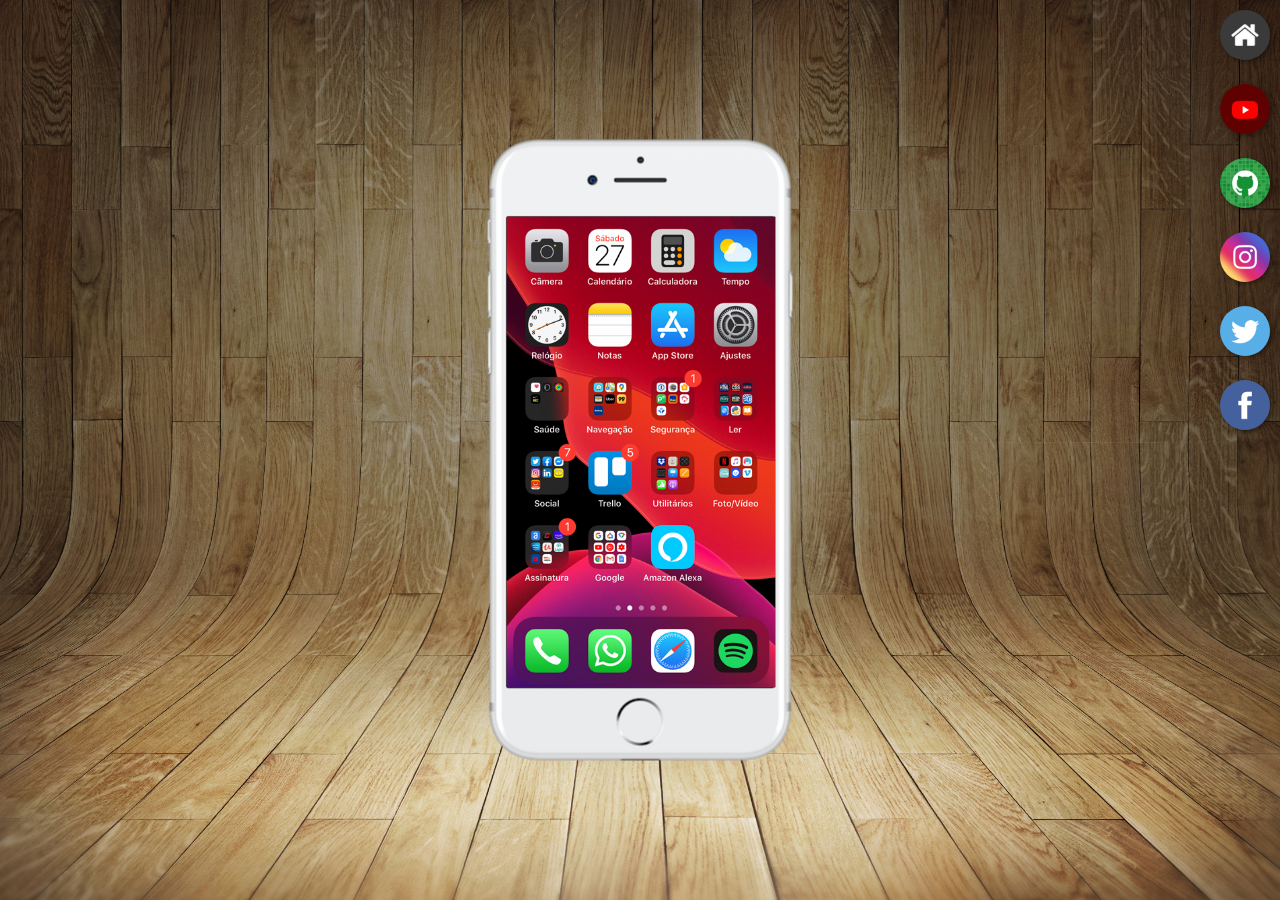
<file: index.html>
<!DOCTYPE html>
<html lang="pt-br">
<head>
    <meta charset="UTF-8">
    <meta name="viewport" content="width=device-width, initial-scale=1.0">
    <link rel="shortcut icon" href="favicon.ico" type="image/x-icon">
    <link rel="stylesheet" href="estilos/style.css">
    <title>Projeto Redes Social</title>

</head>
<body>
    <main>
        <section id="telefone">
            <iframe name="tela" src="home.html" frameborder="0" id="tela">seu navegador não é compatível</iframe>
        </section>
        <section id="redes-sociais">
            <a href="home.html" target="tela"><img src="imagens/logo-home.jpg" alt=""></a>
            <br>

            <a href="youtube.html" target="tela"><img src="imagens/logo-youtube.jpg" alt=""></a>
            <br>

            <a href="github.html" target="tela"><img src="imagens/logo-github.jpg" alt=""></a>
            <br>

            <a href="instagram.html" target="tela"><img src="imagens/logo-instagram.jpg" alt=""></a>
            <br>

            <a href="twitter.html" target="tela"><img src="imagens/logo-twitter.jpg" alt=""></a>
            <br>

            <a href="facebook.html" target="tela"><img src="imagens/logo-facebook.jpg" alt=""></a>
            <br>
           
            
        </section>
    </main>
</body>
</html>
</file>
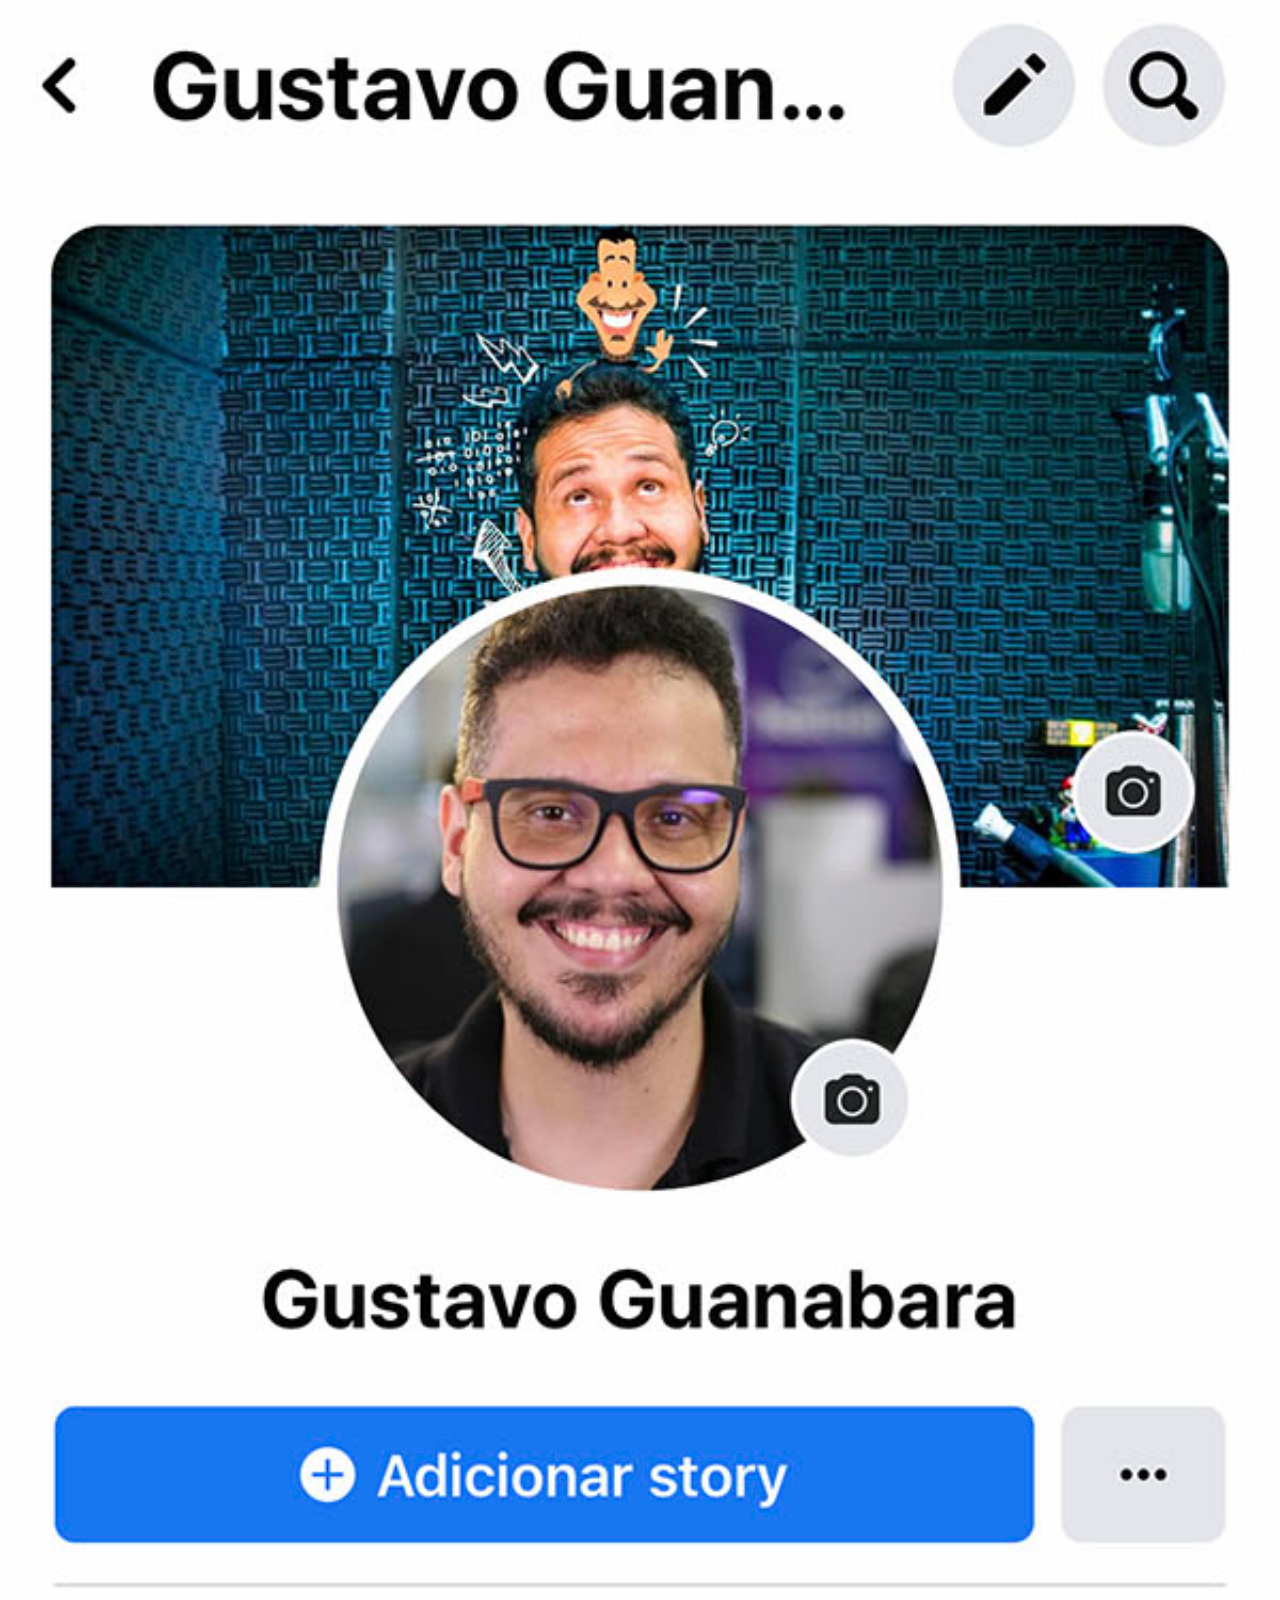
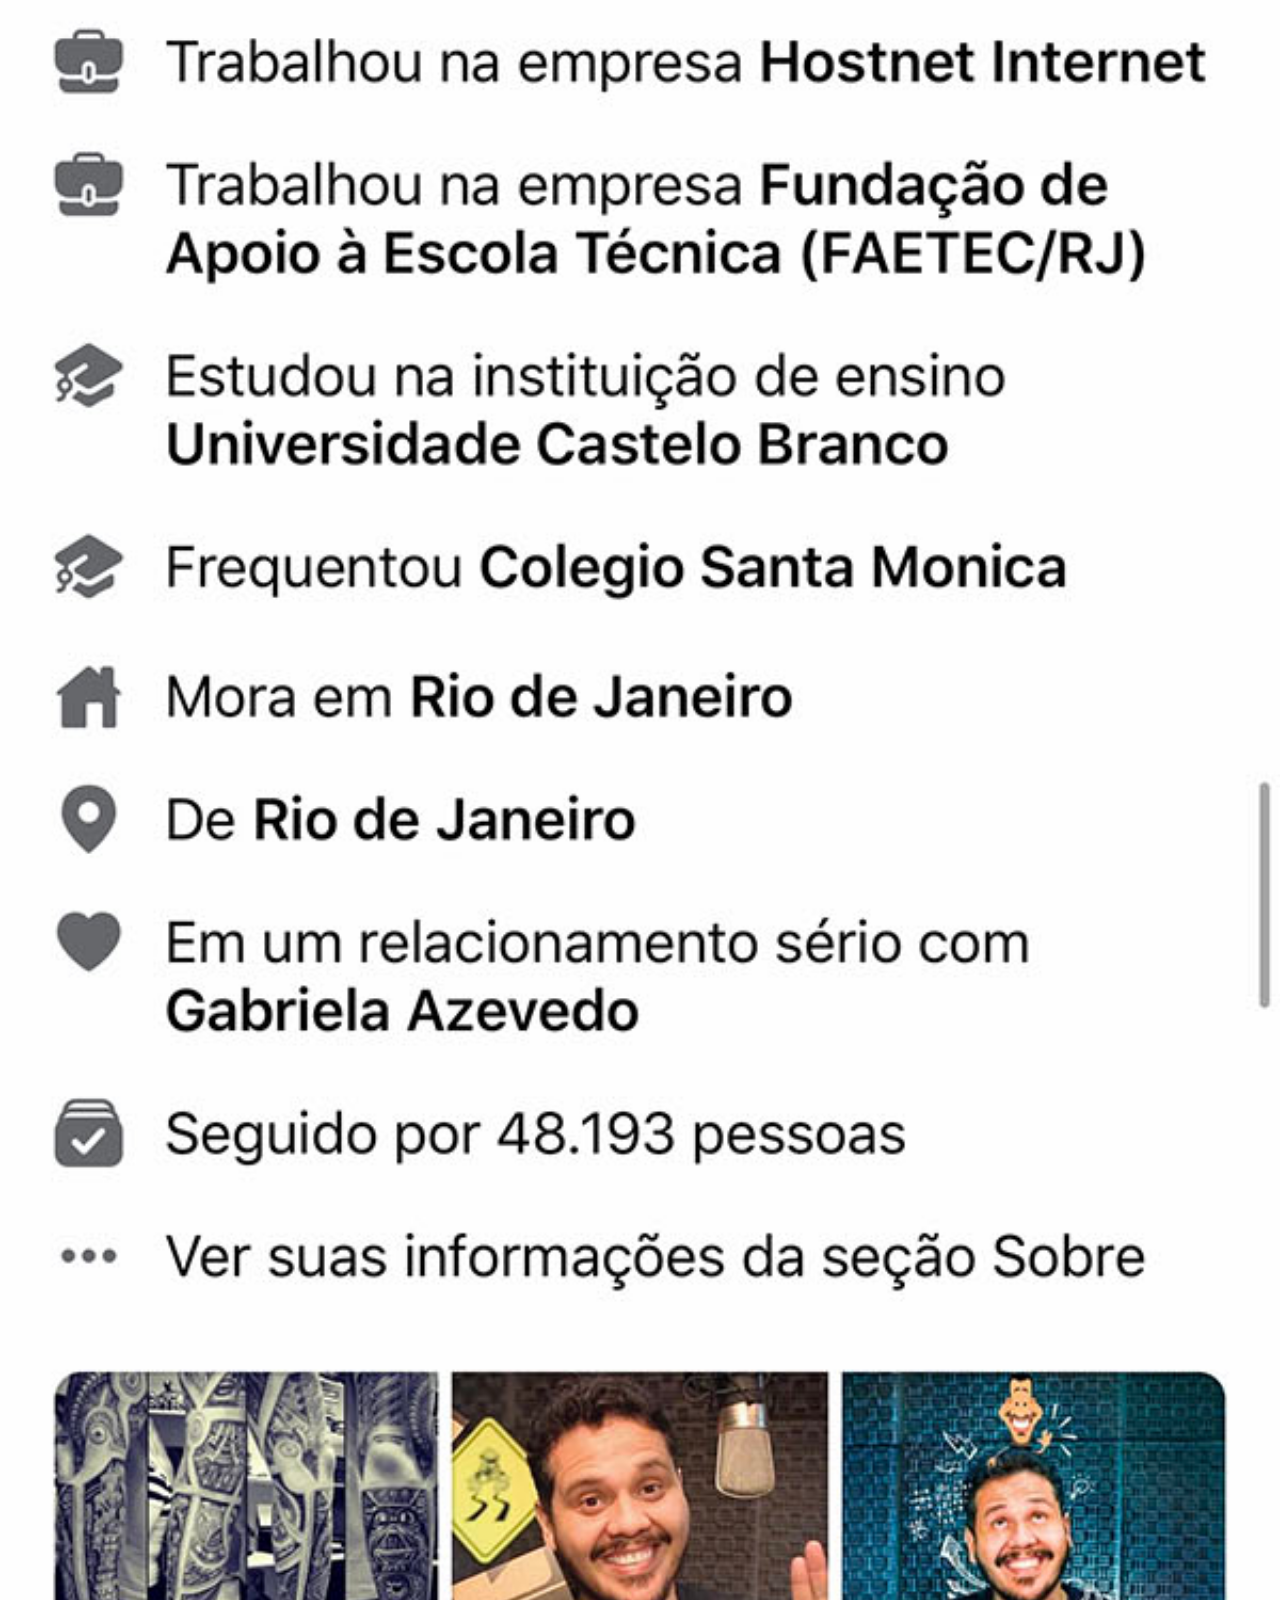
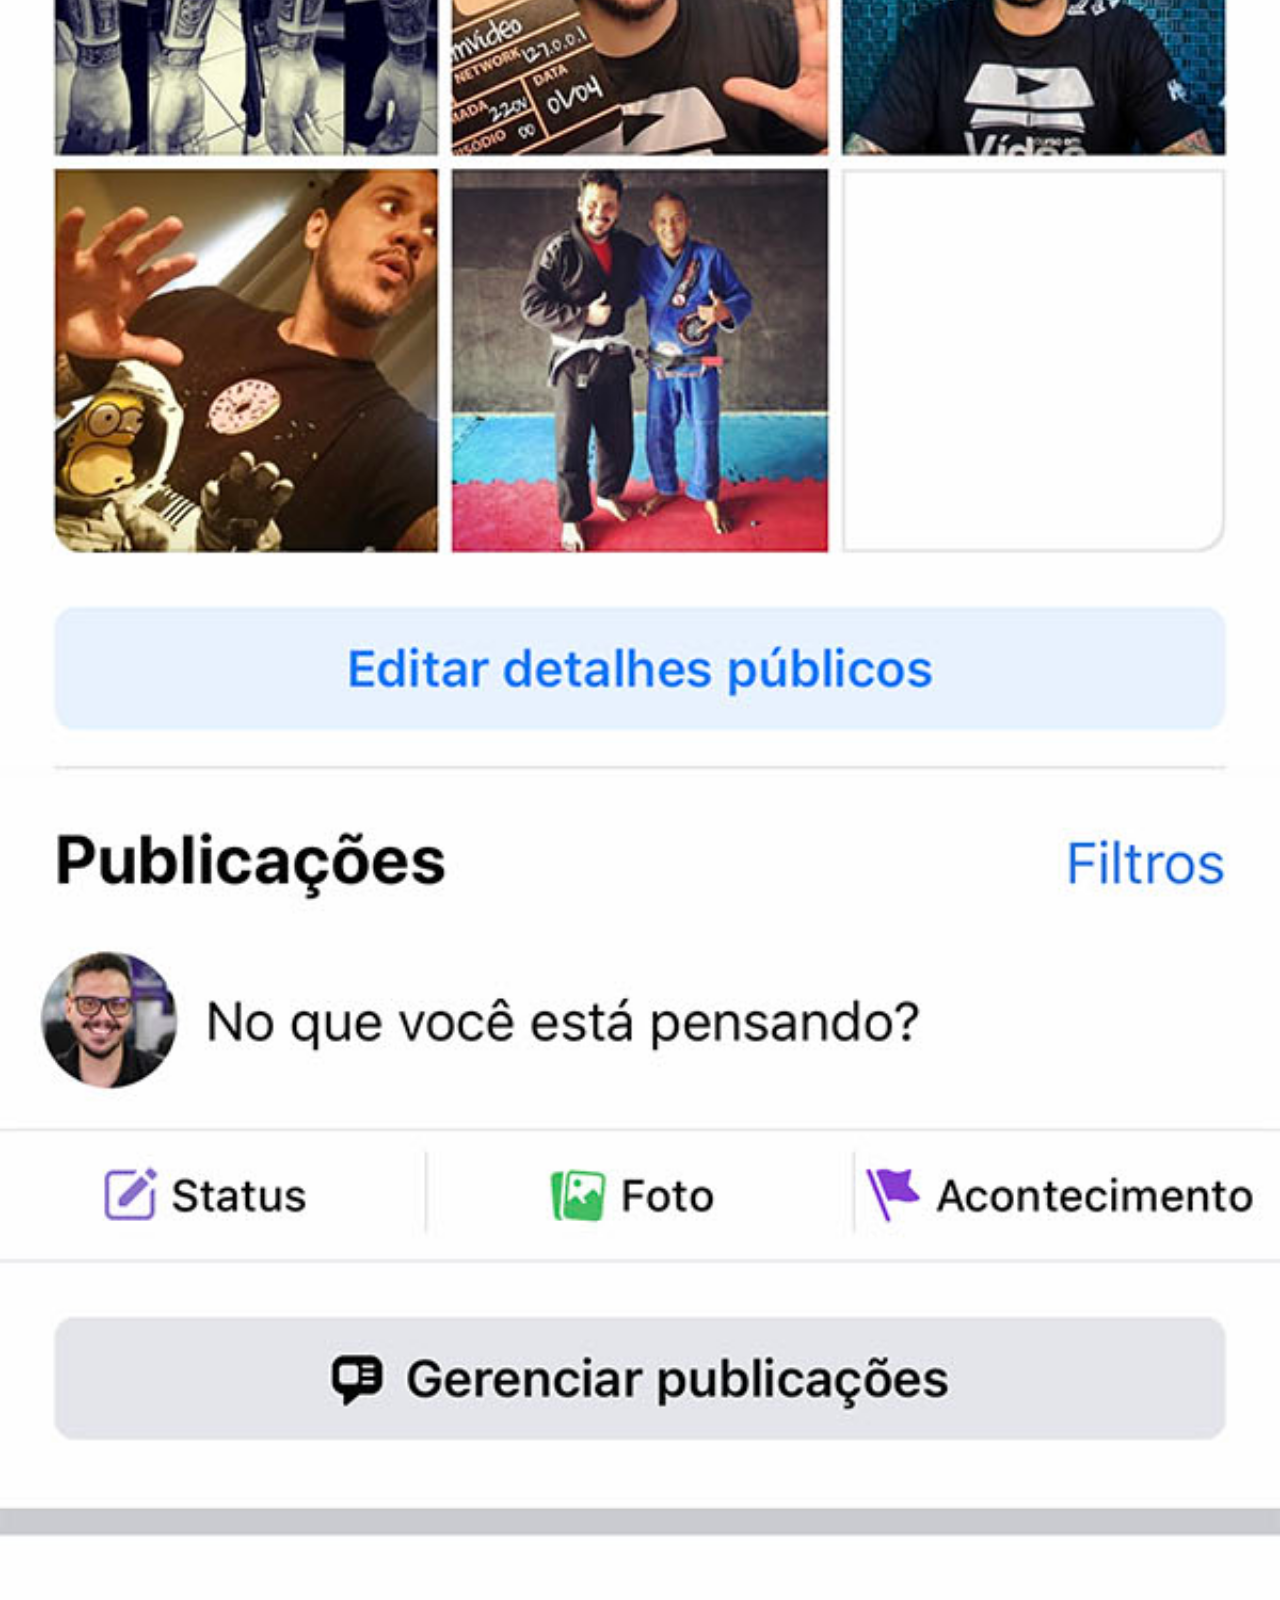
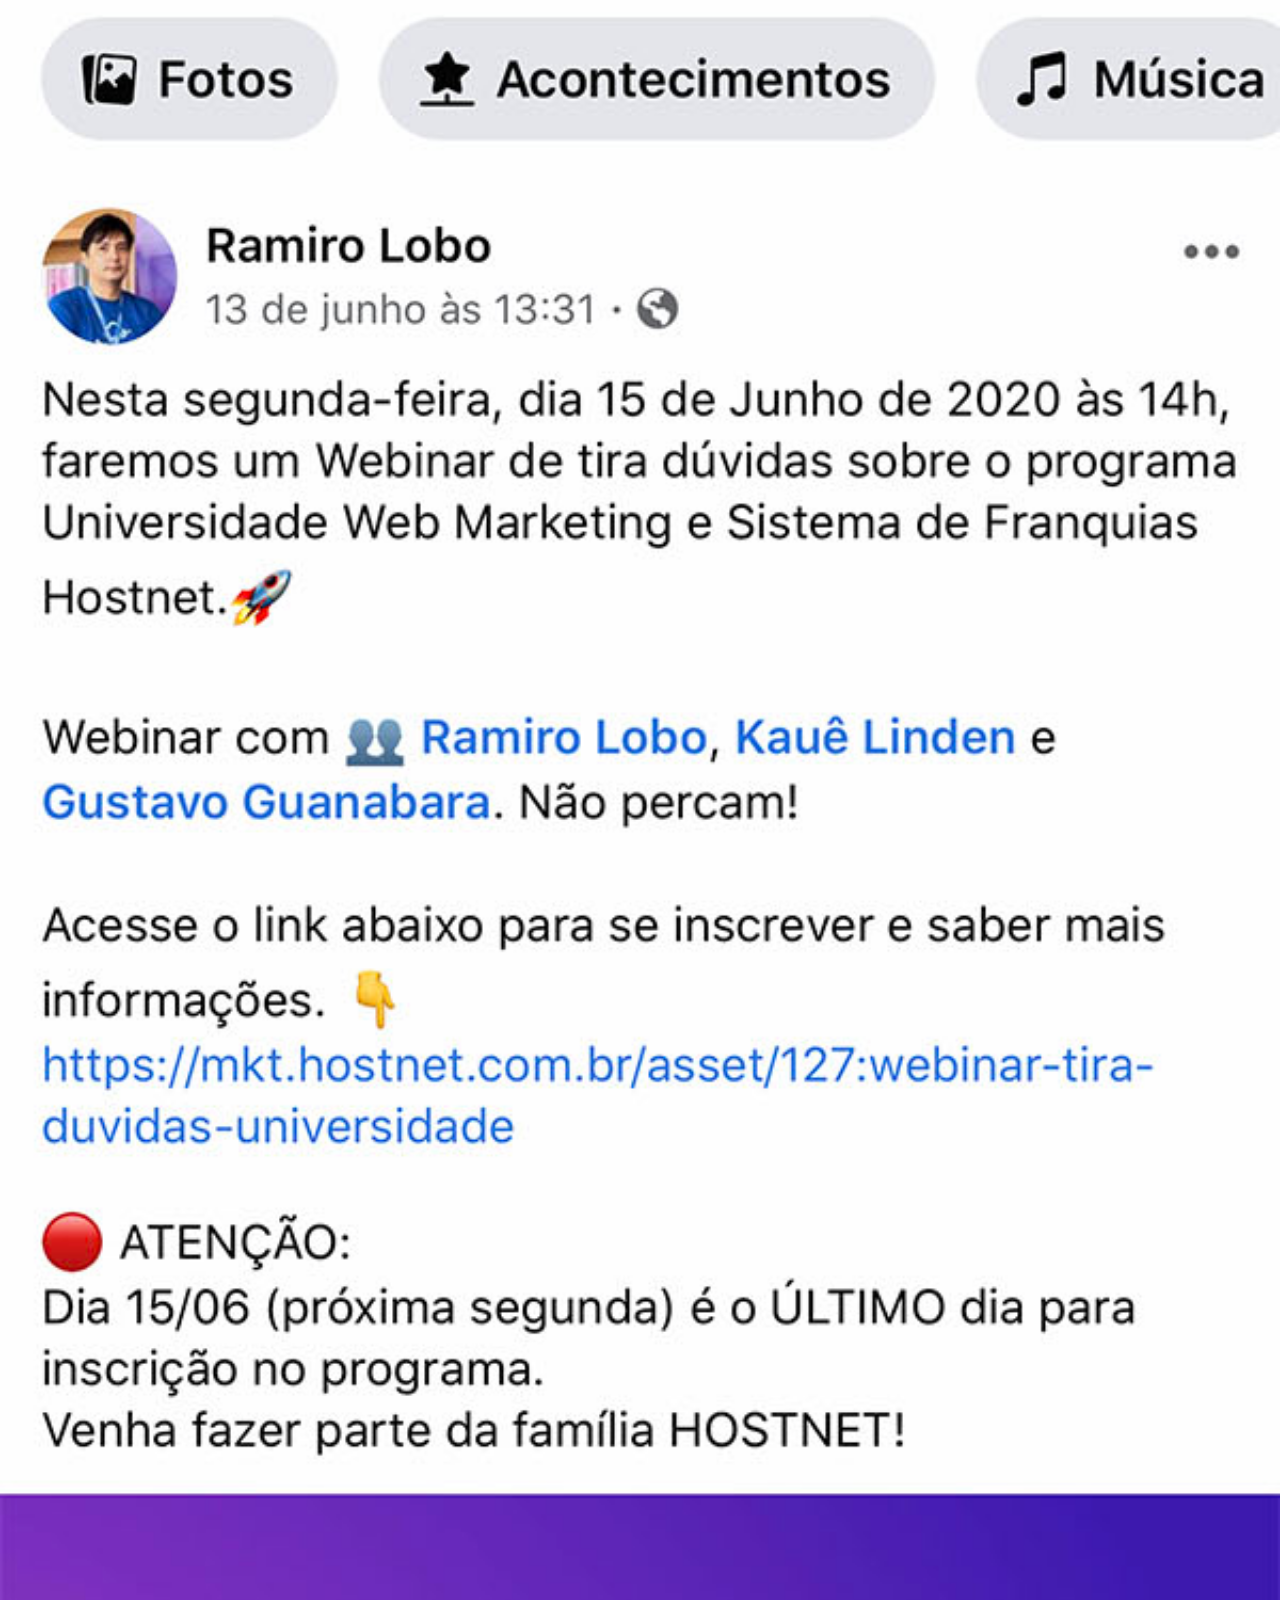
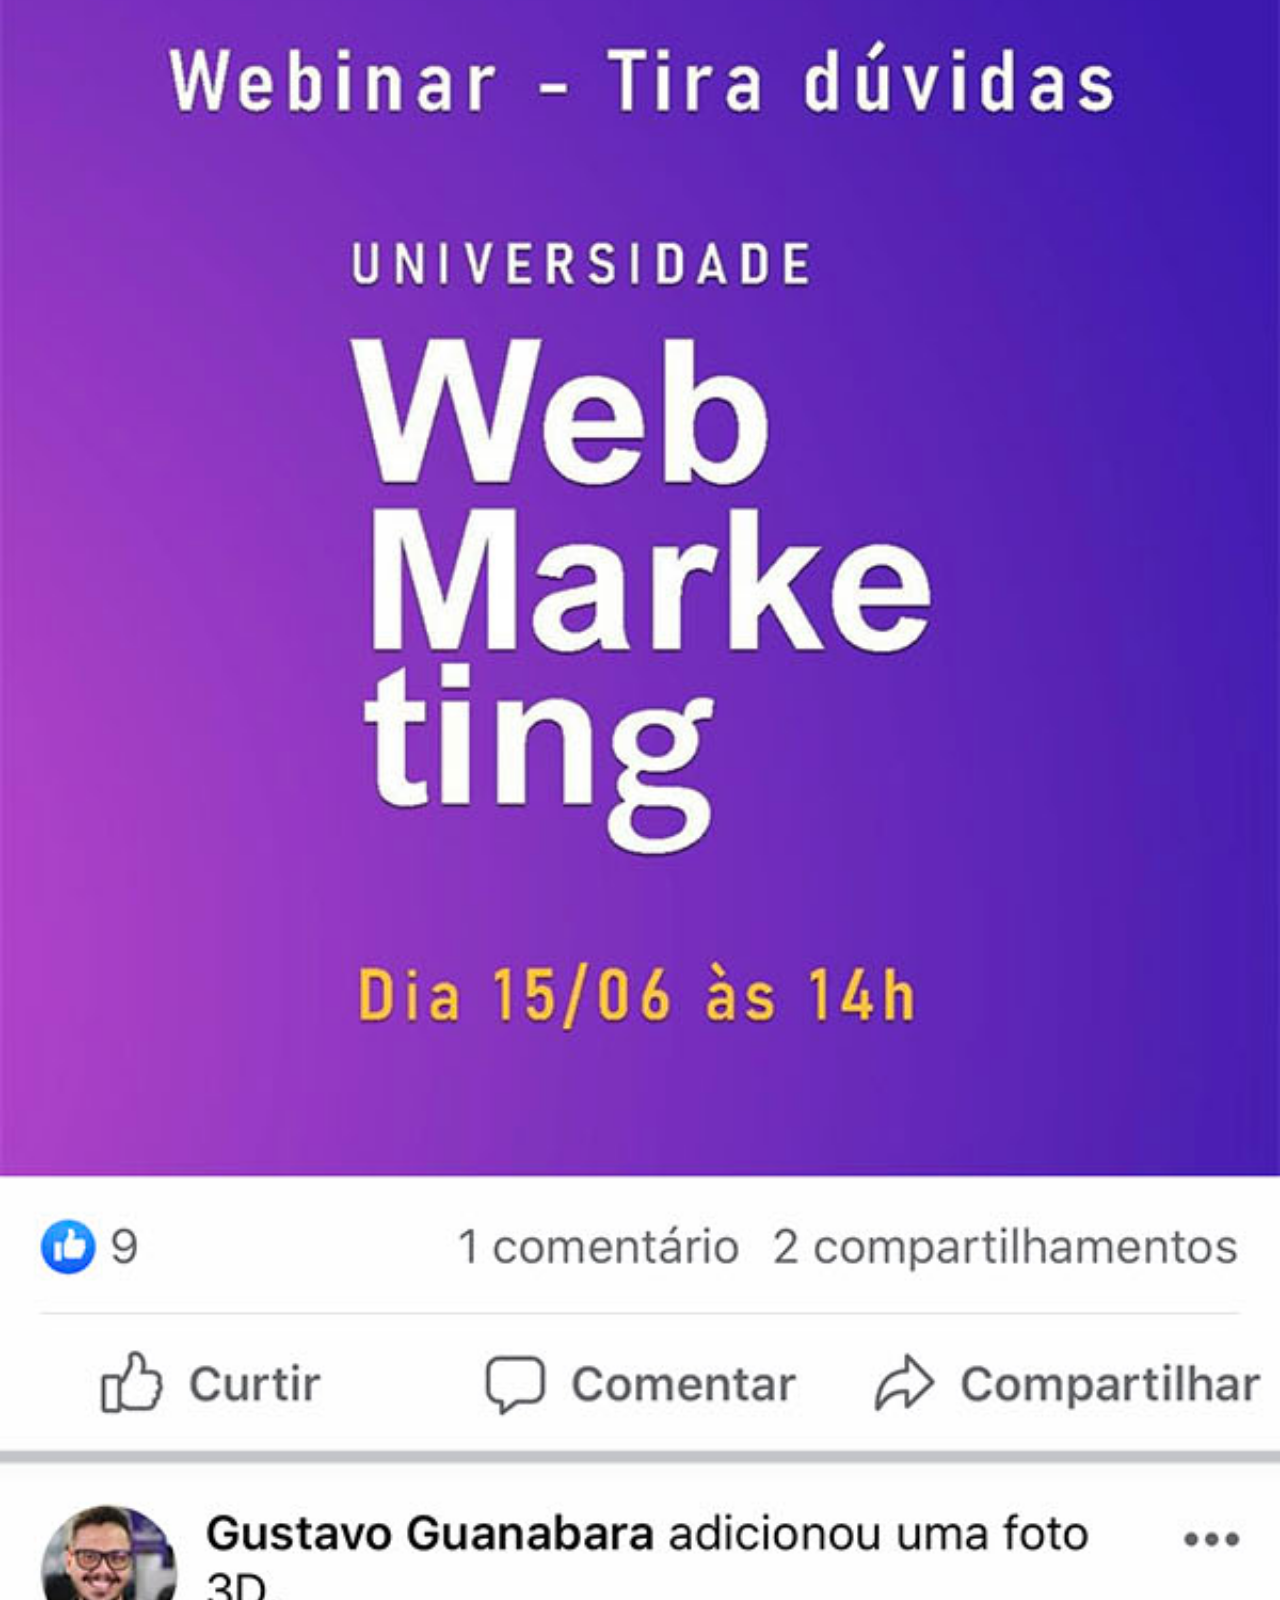
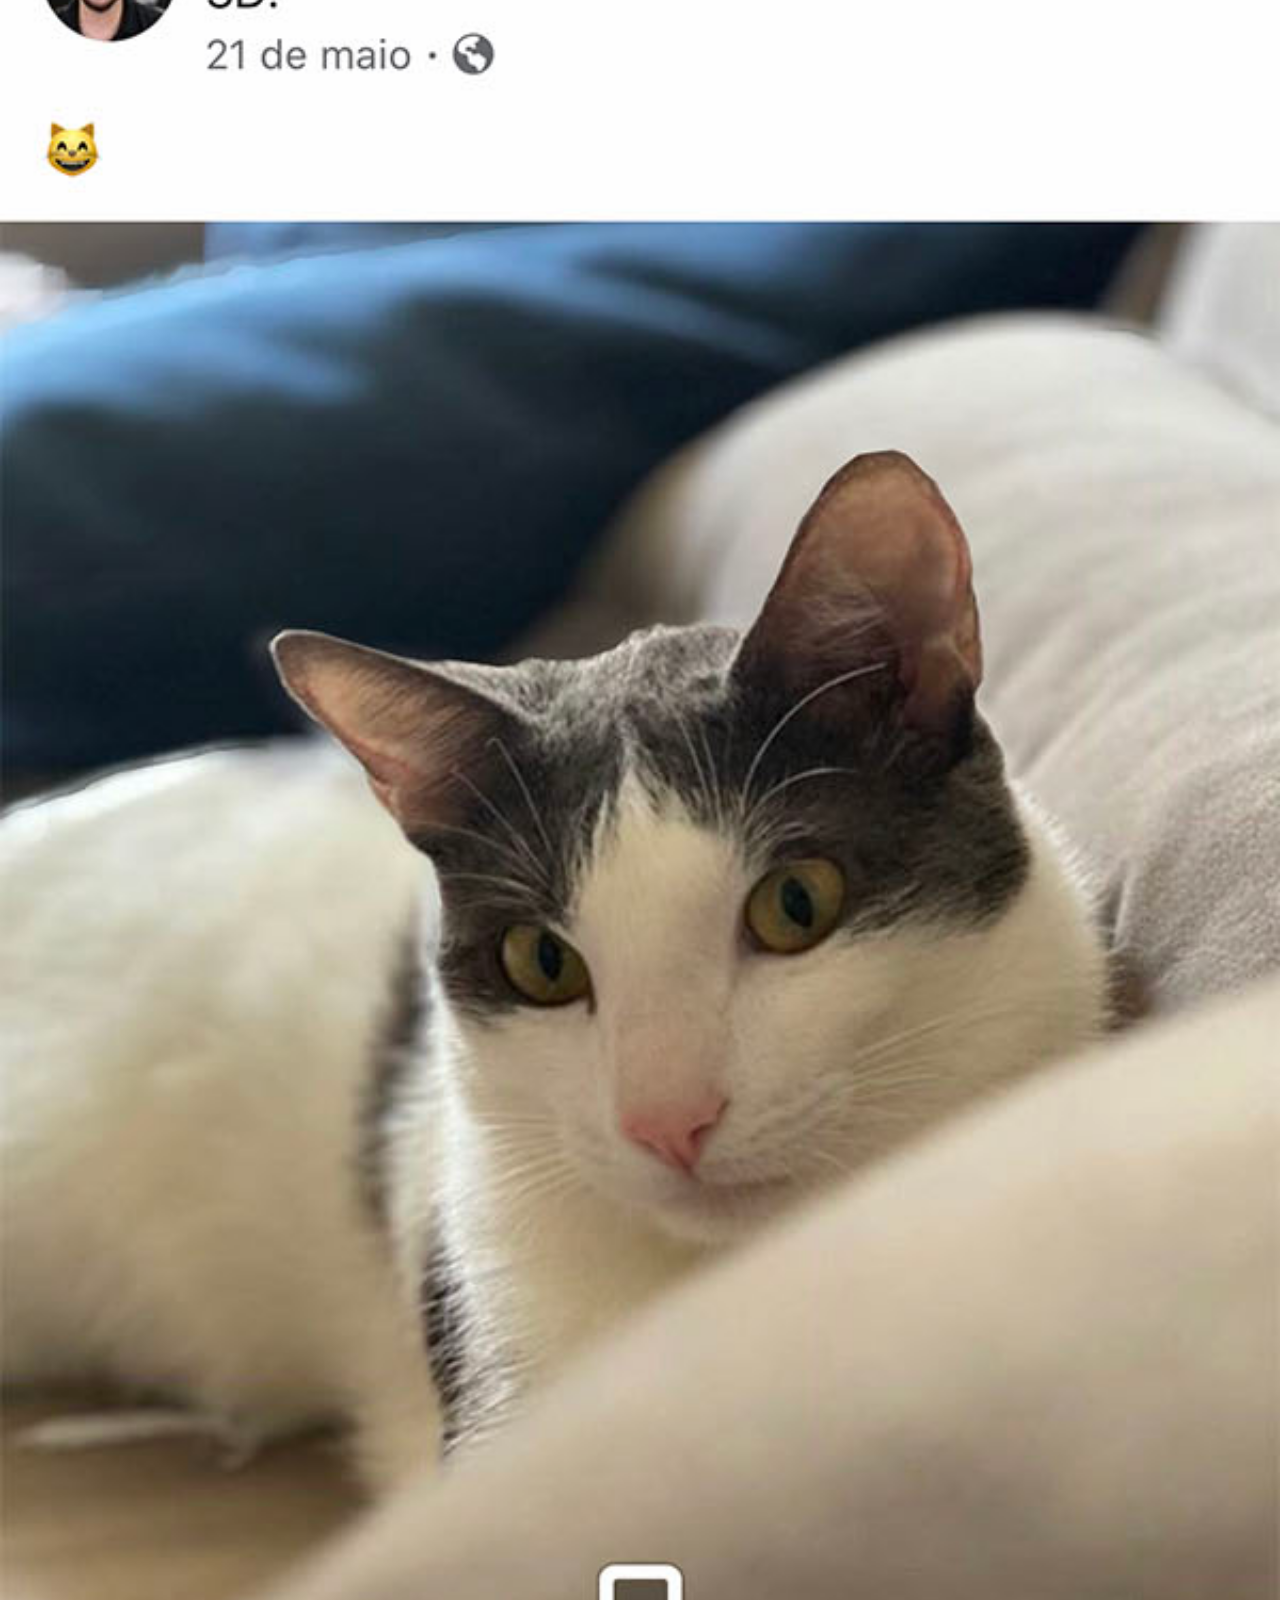
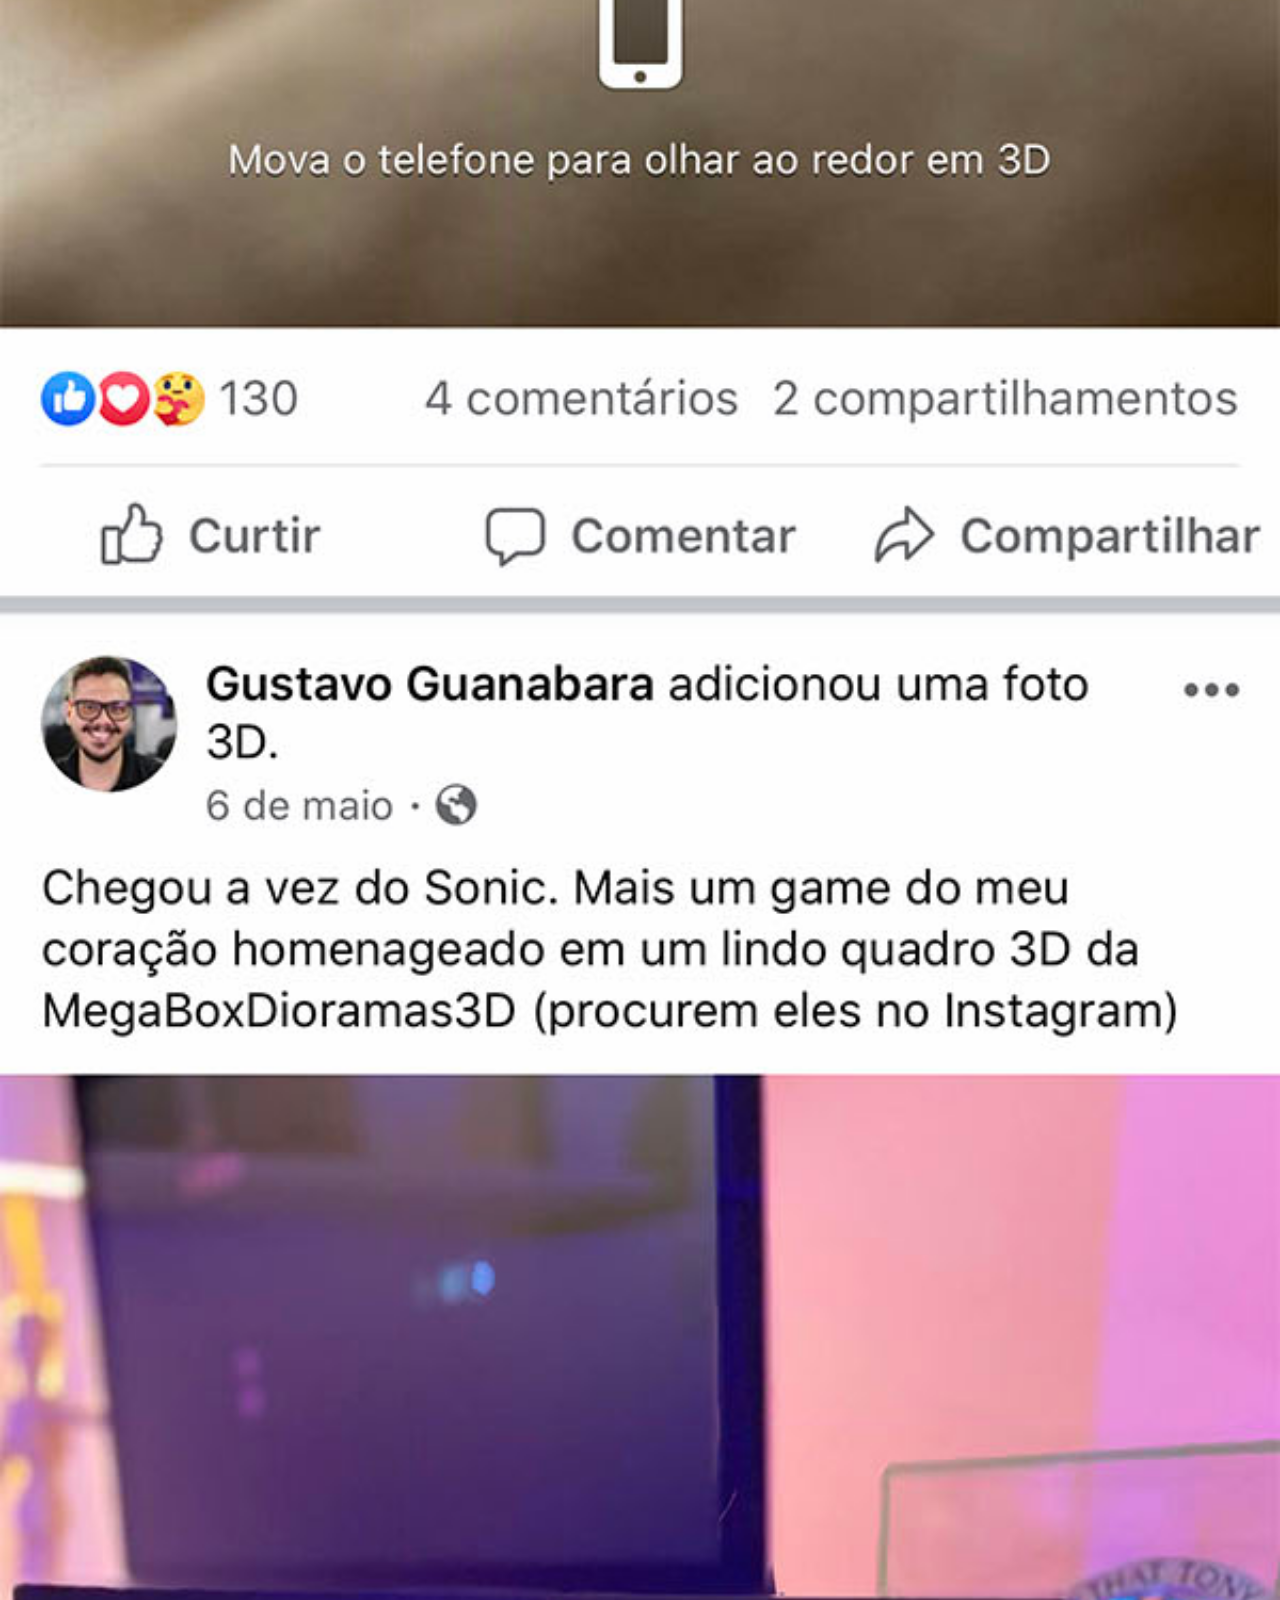
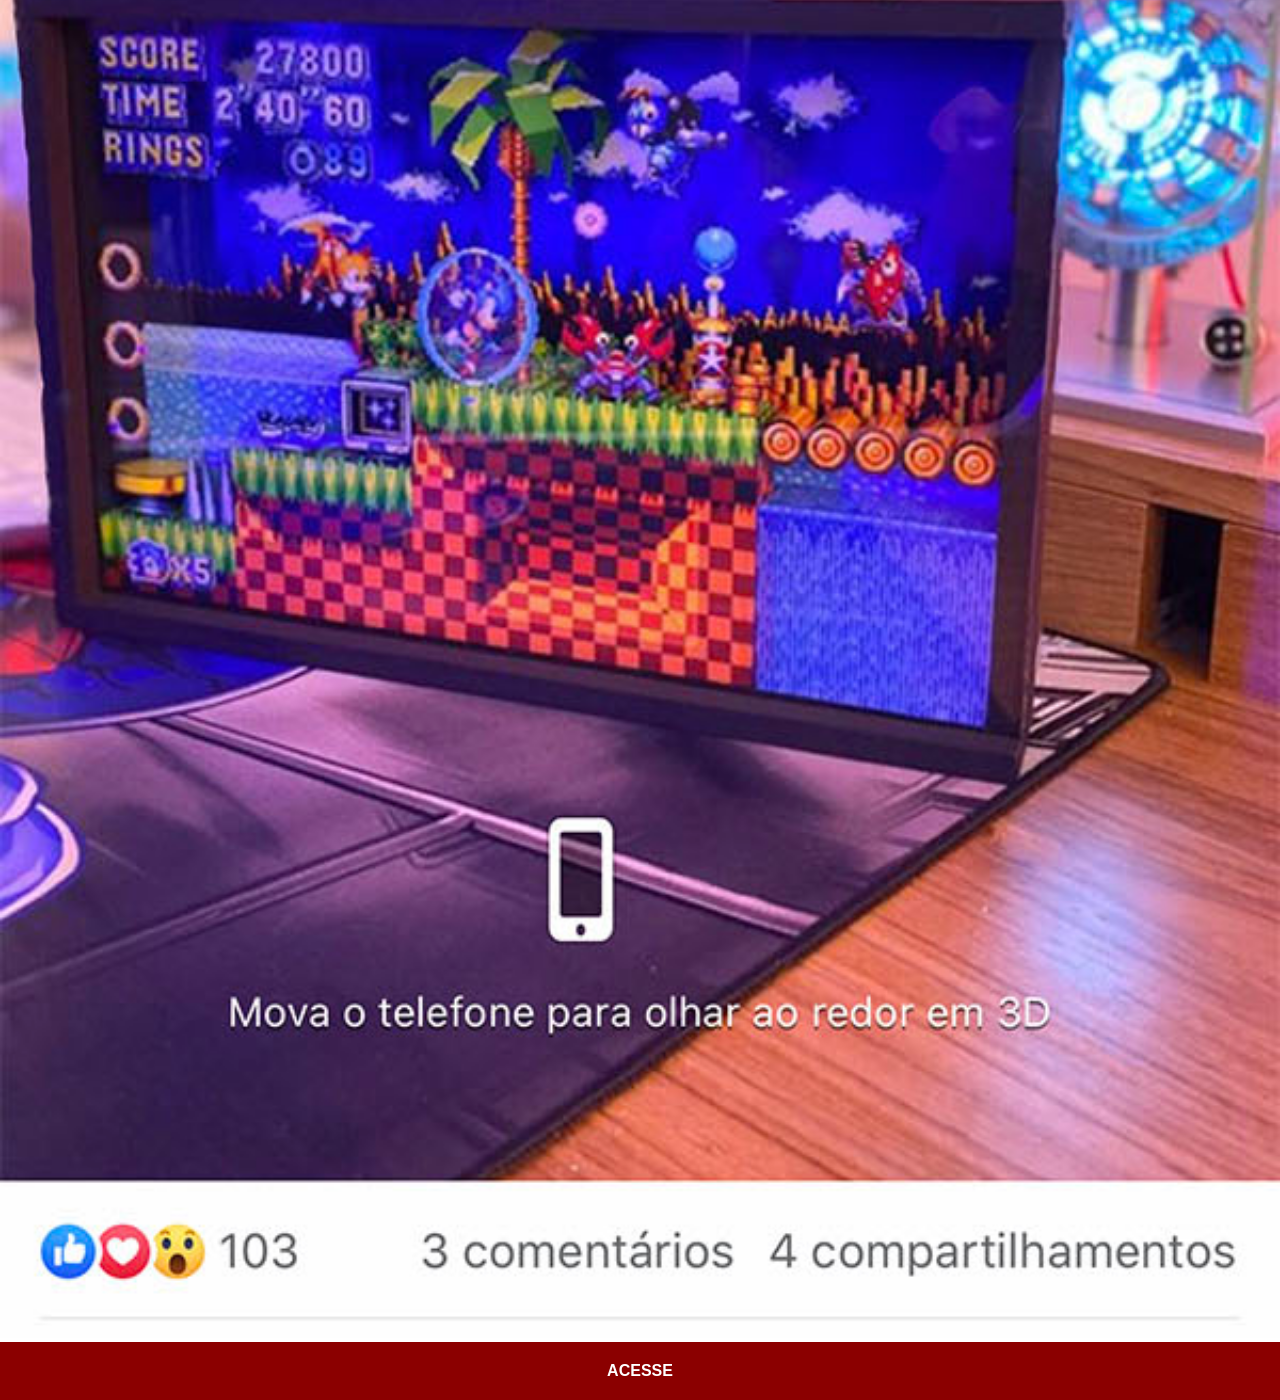
<file: facebook.html>
<!DOCTYPE html>
<html lang="pt-br">
<head>
    <meta charset="UTF-8">
    <meta name="viewport" content="width=device-width, initial-scale=1.0">
    <title>Instagram</title>
    <link rel="stylesheet" href="estilos/social.css">
</head>
<body>
    <img src="imagens/tela-facebook.jpg" alt="">
    <a href="https://www.facebook.com/gustavoguanabara/?locale=pt_BR" target="_blank">ACESSE</a>
</body>
</html>
</file>
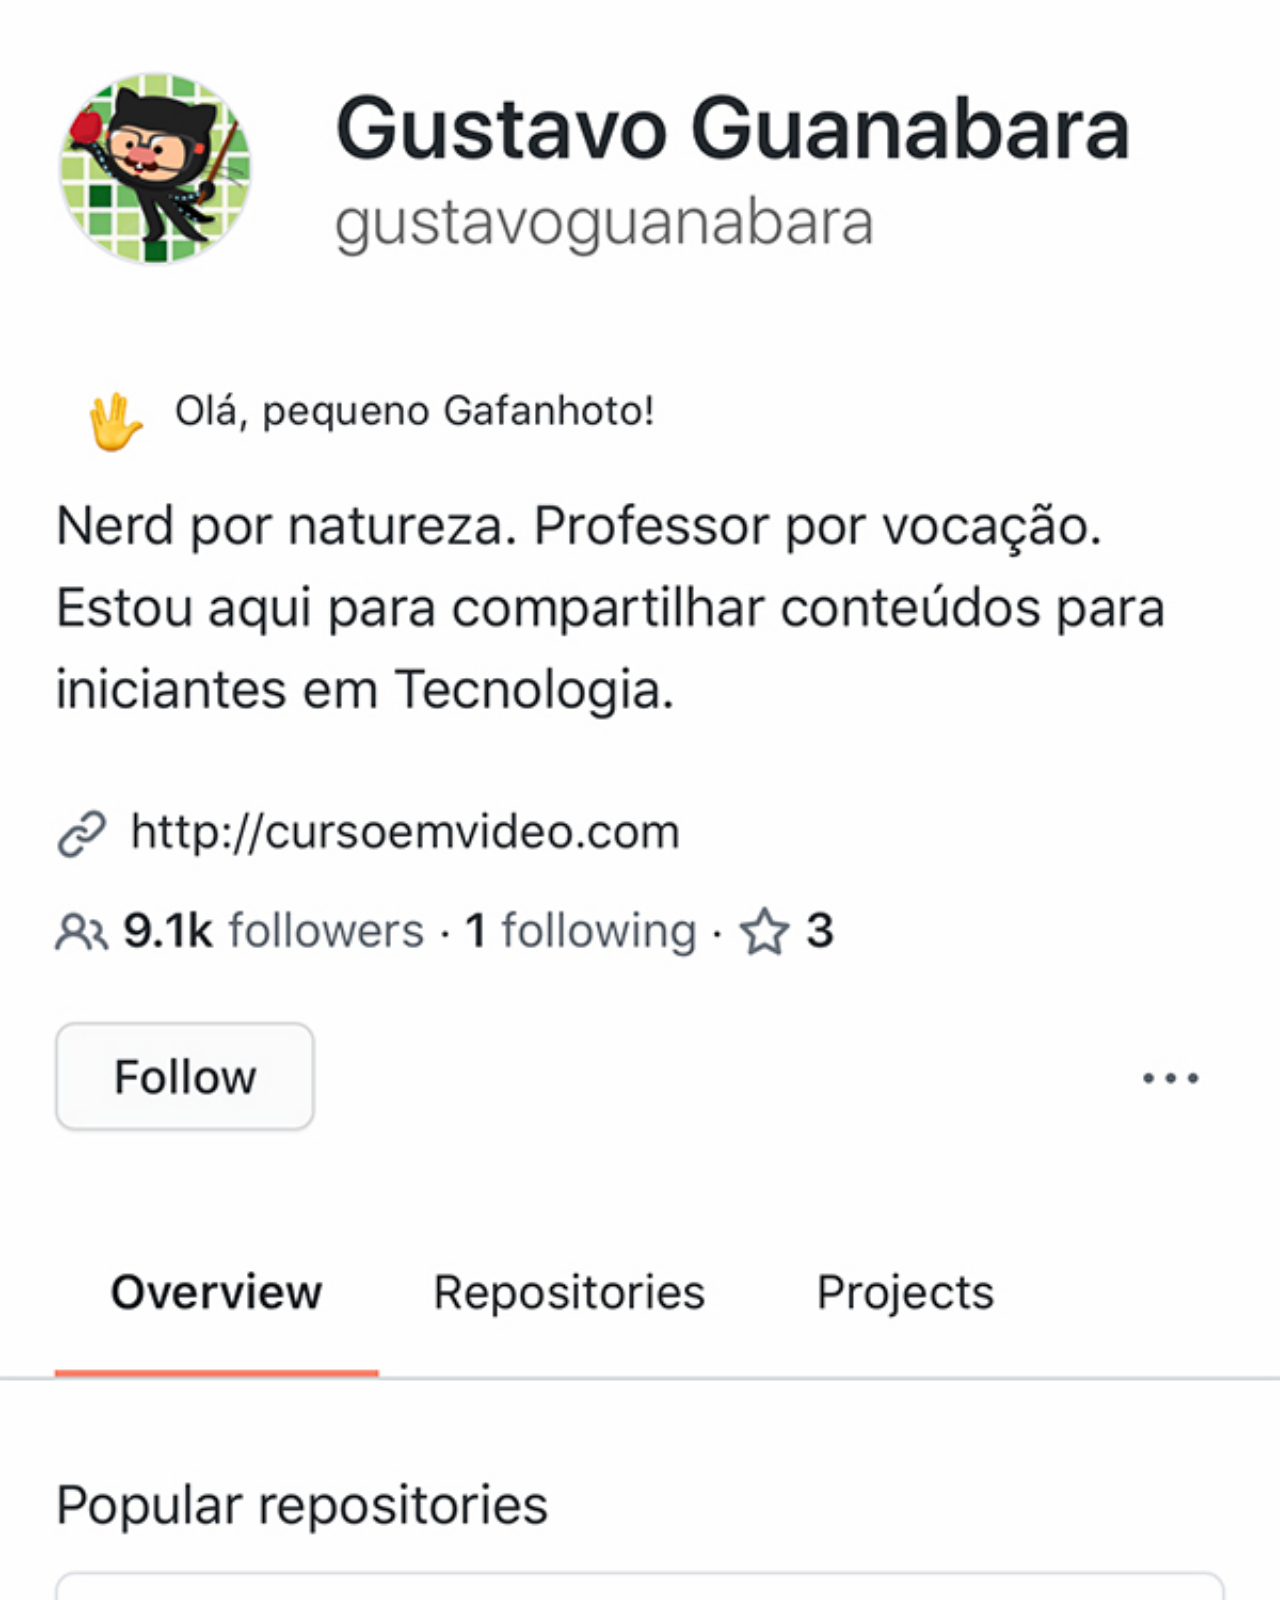
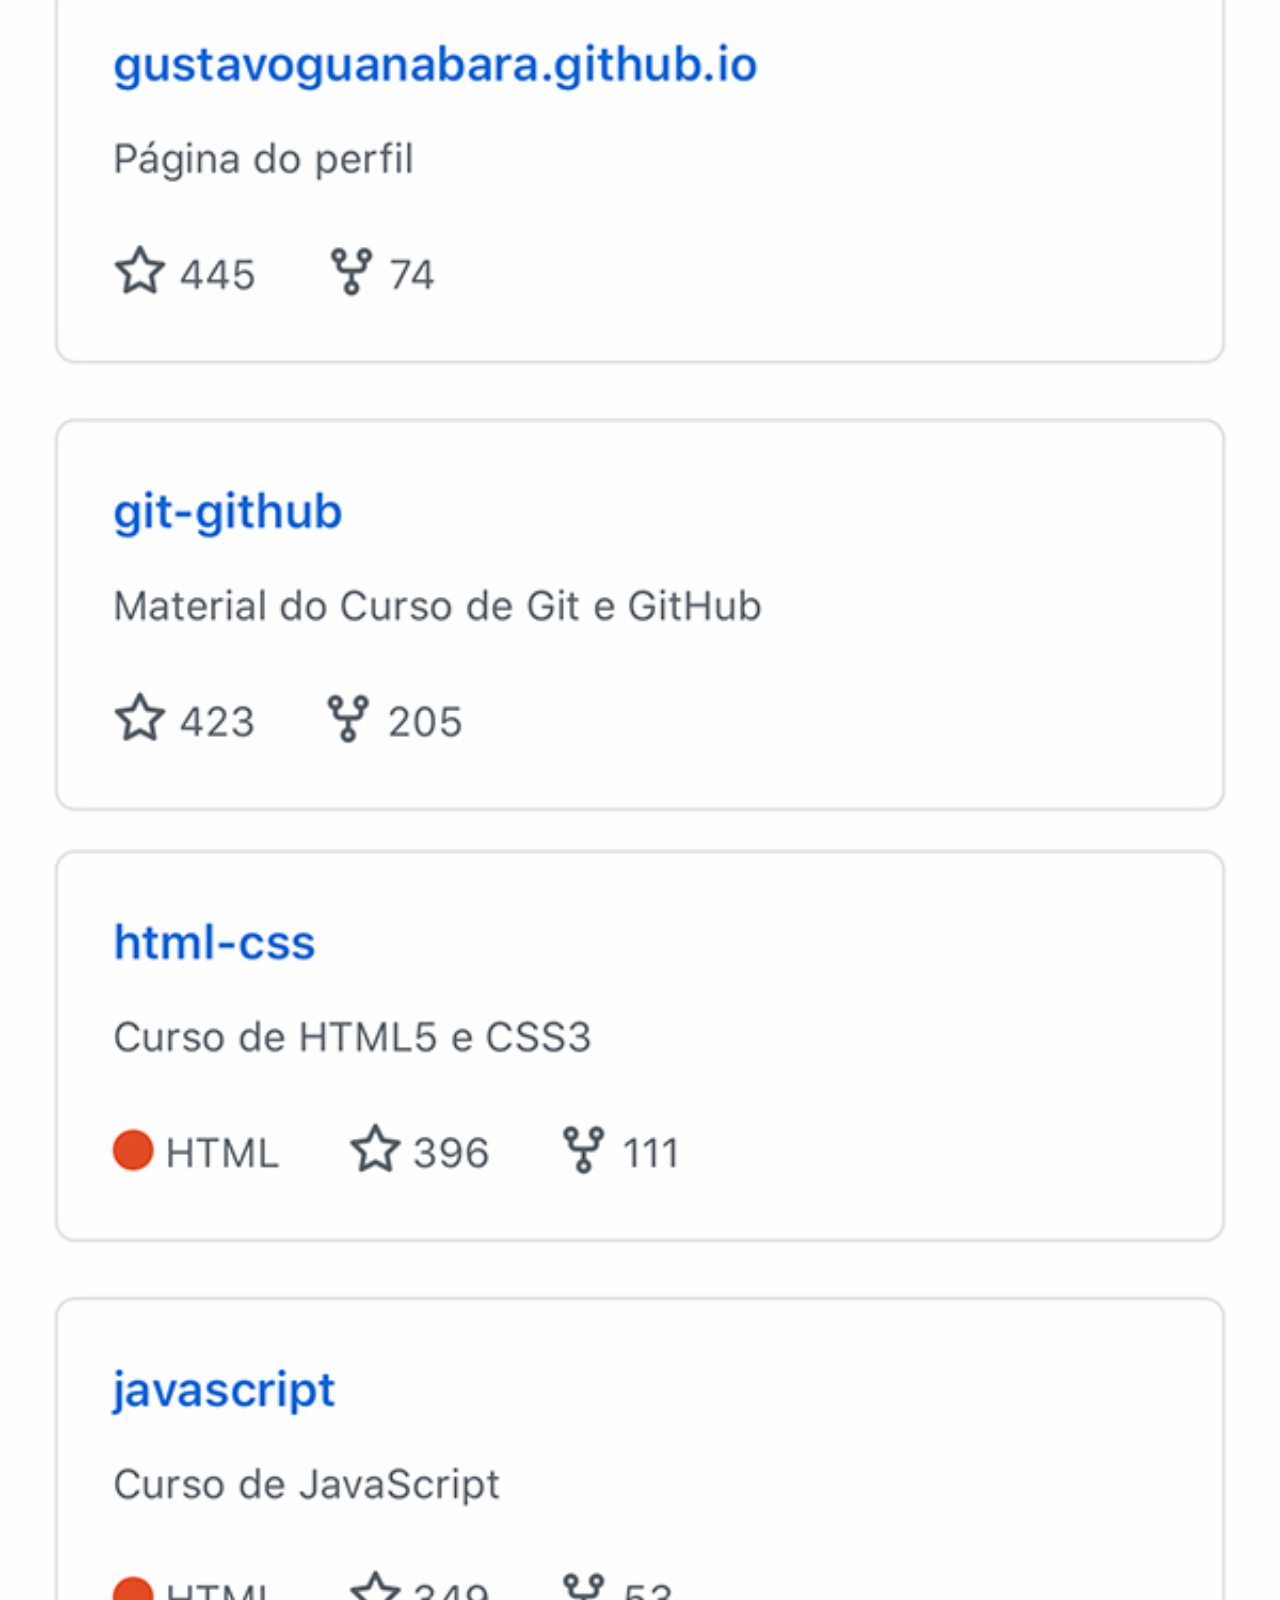
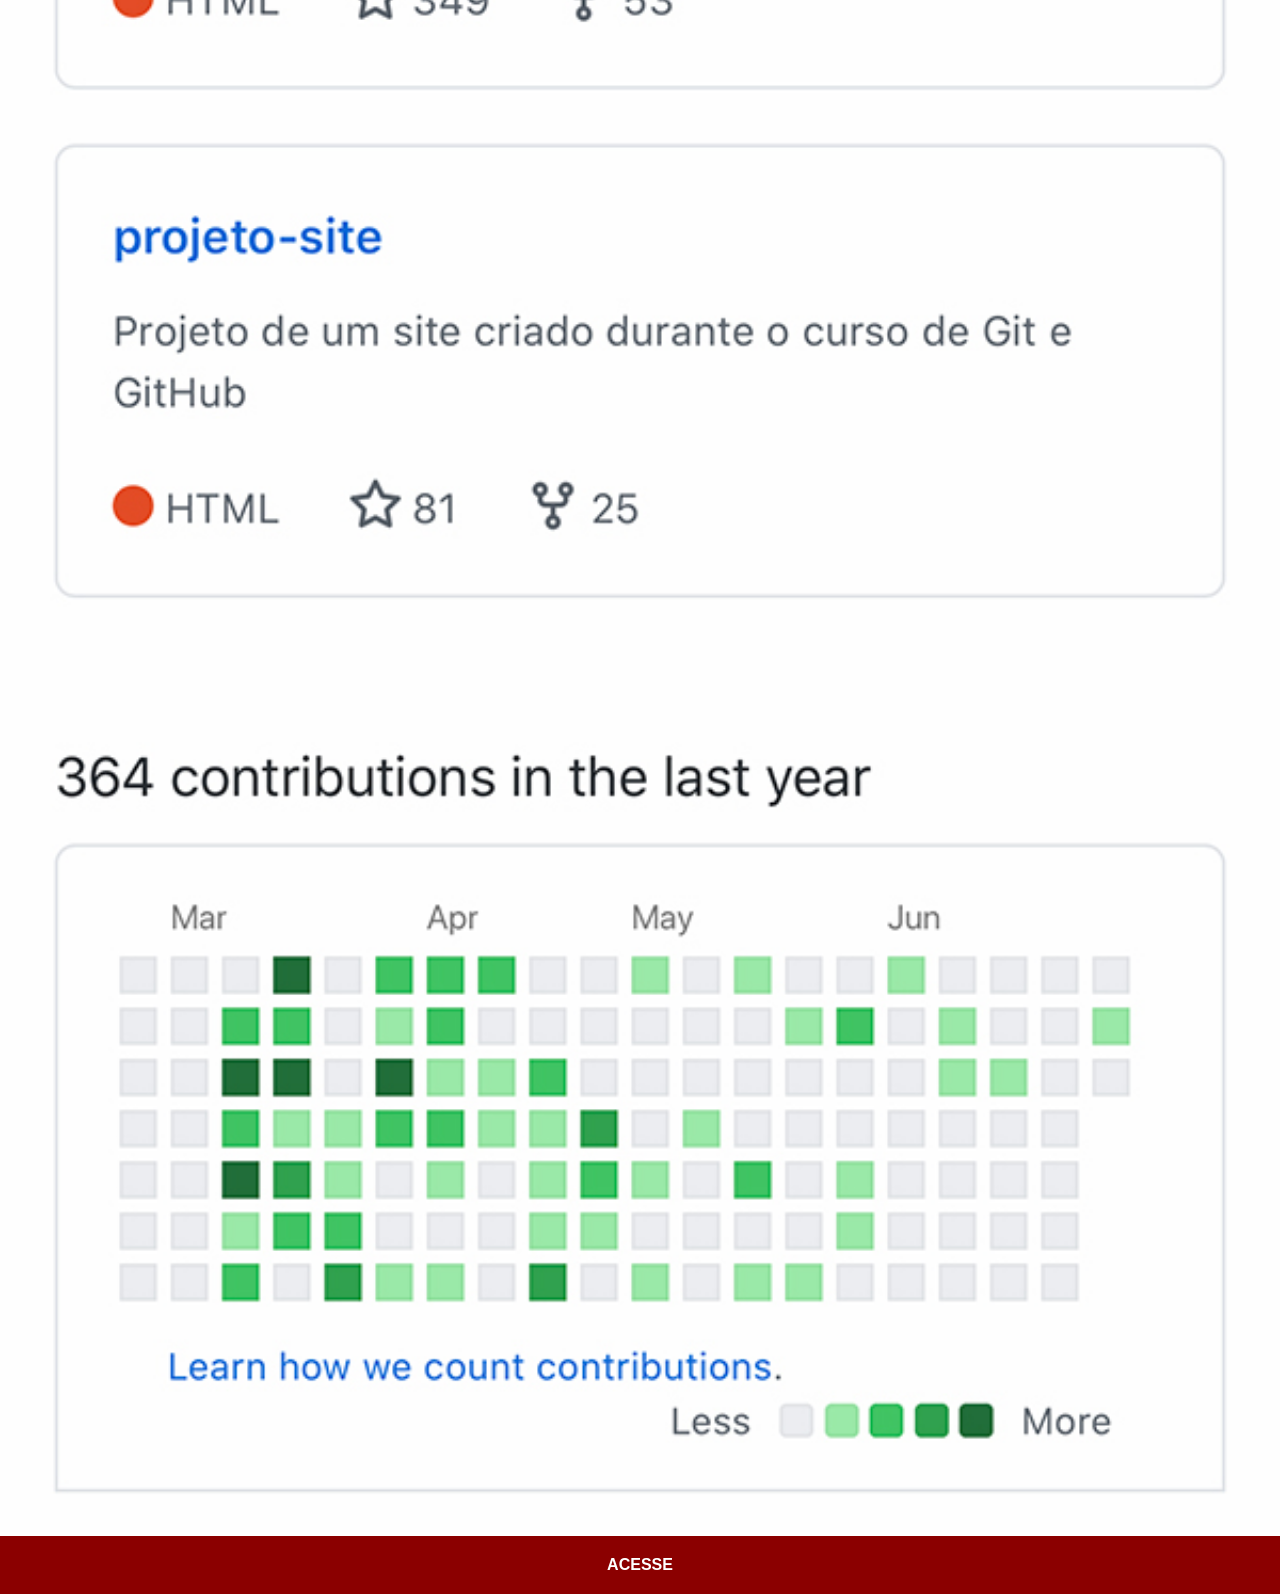
<file: github.html>
<!DOCTYPE html>
<html lang="pt-br">
<head>
    <meta charset="UTF-8">
    <meta name="viewport" content="width=device-width, initial-scale=1.0">
    <title>Github</title>
    <link rel="stylesheet" href="estilos/social.css">
</head>
<body>
    <img src="imagens/tela-github.jpg" alt="">
    <a href="https://github.com/gustavoguanabara" target="_blank">ACESSE</a>
</body>
</html>
</file>
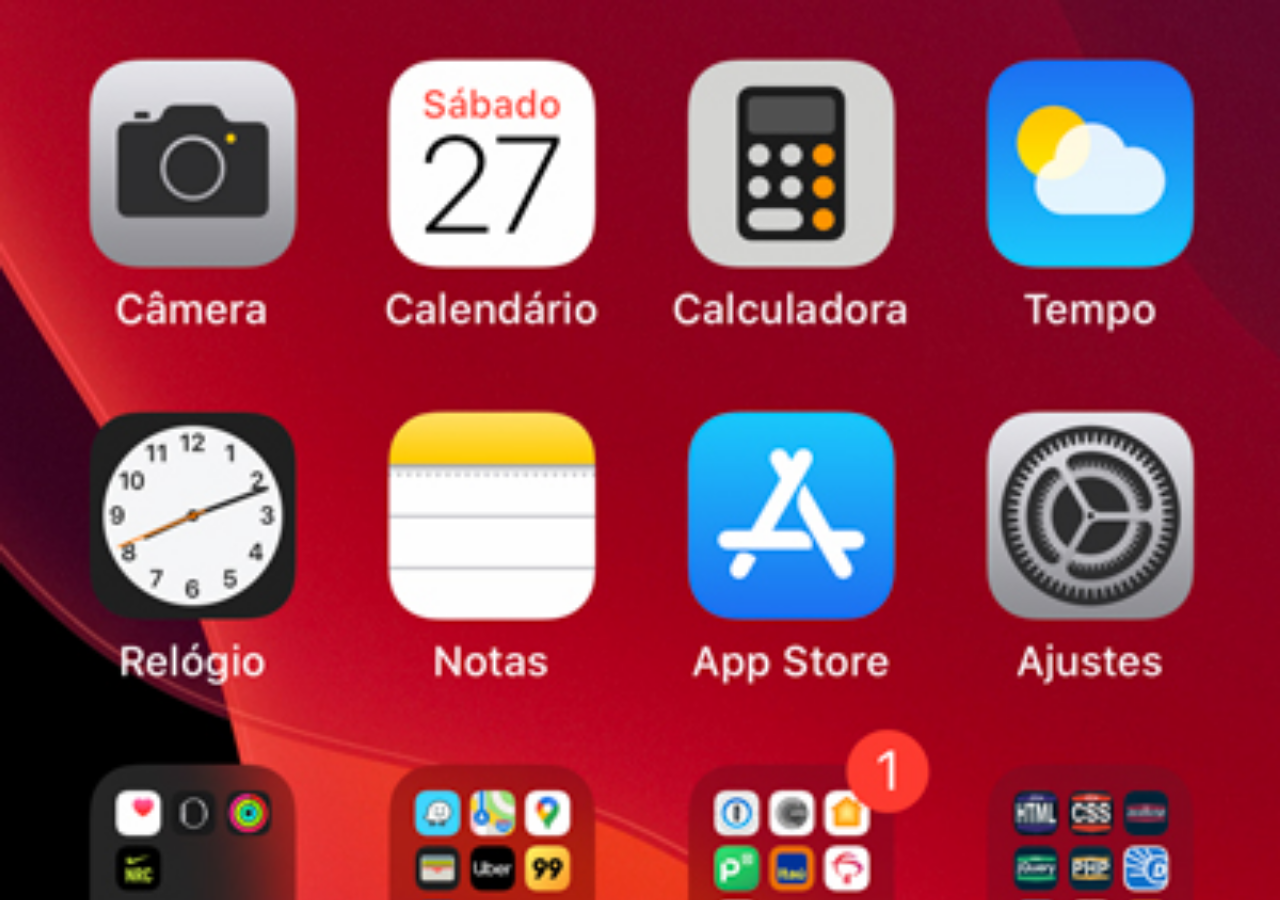
<file: home.html>
<!DOCTYPE html>
<html lang="pt-br">
<head>
    <meta charset="UTF-8">
    <meta name="viewport" content="width=device-width, initial-scale=1.0">
    <title>Home</title>
</head>
<style>
    *{
        margin: 0px;
        padding: 0px;
    }

    body{
        width: 100vw;
        height: 100vh;
        background: black url(imagens/tela-home.jpg) no-repeat top center;
        background-size: cover;
    }
</style>
<body>
    
</body>
</html>
</file>
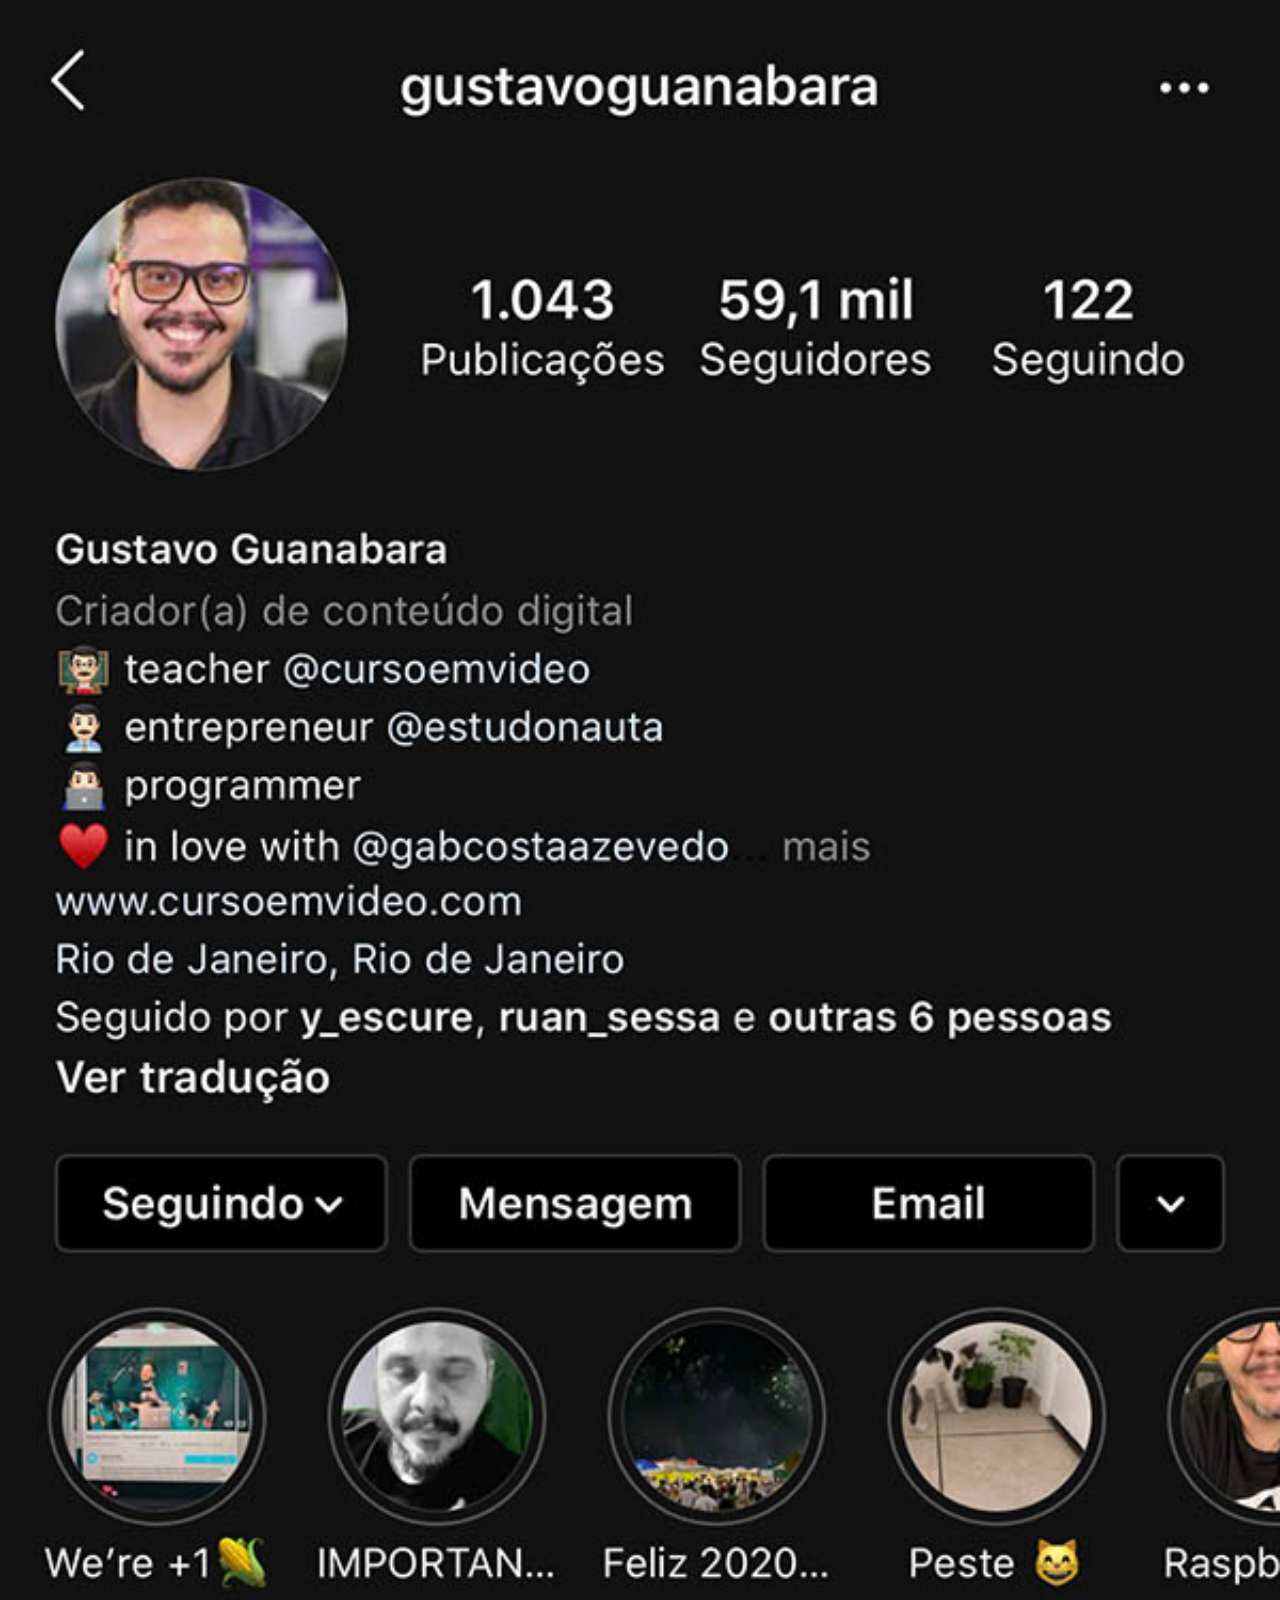
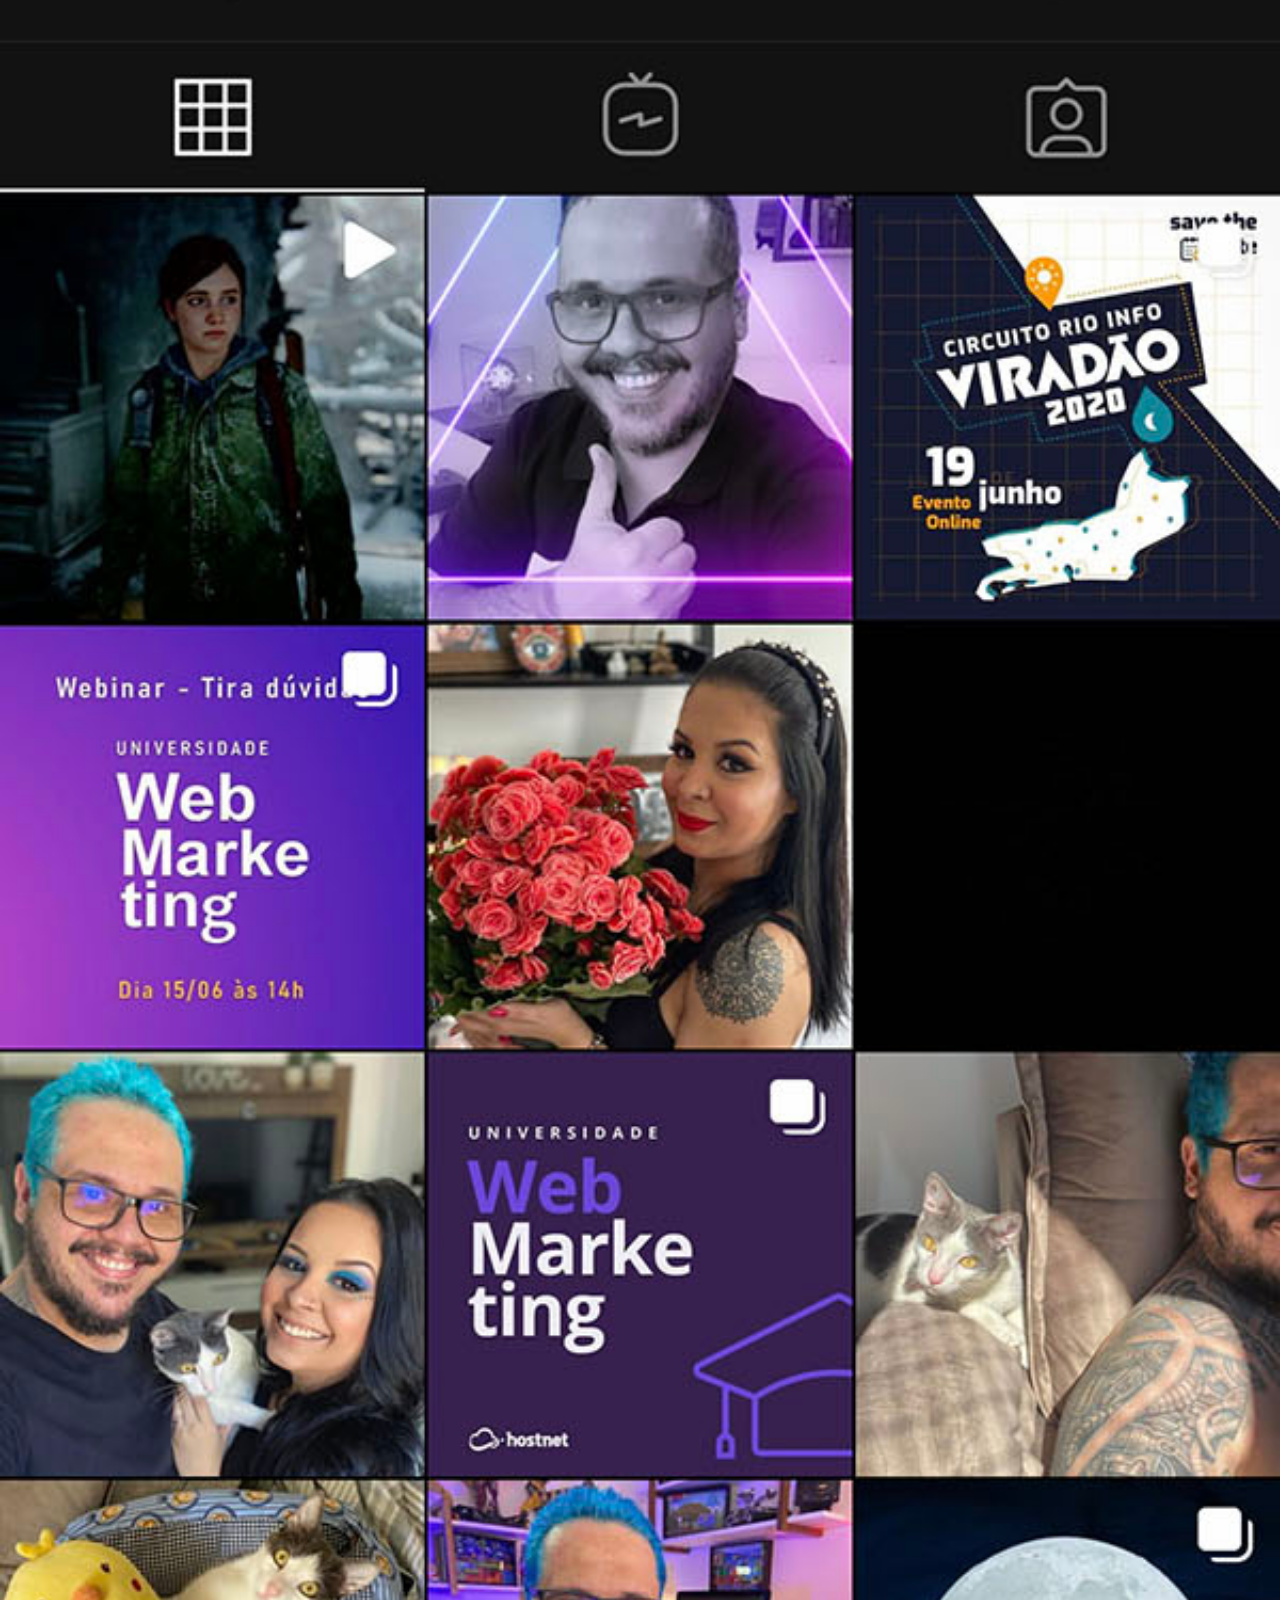
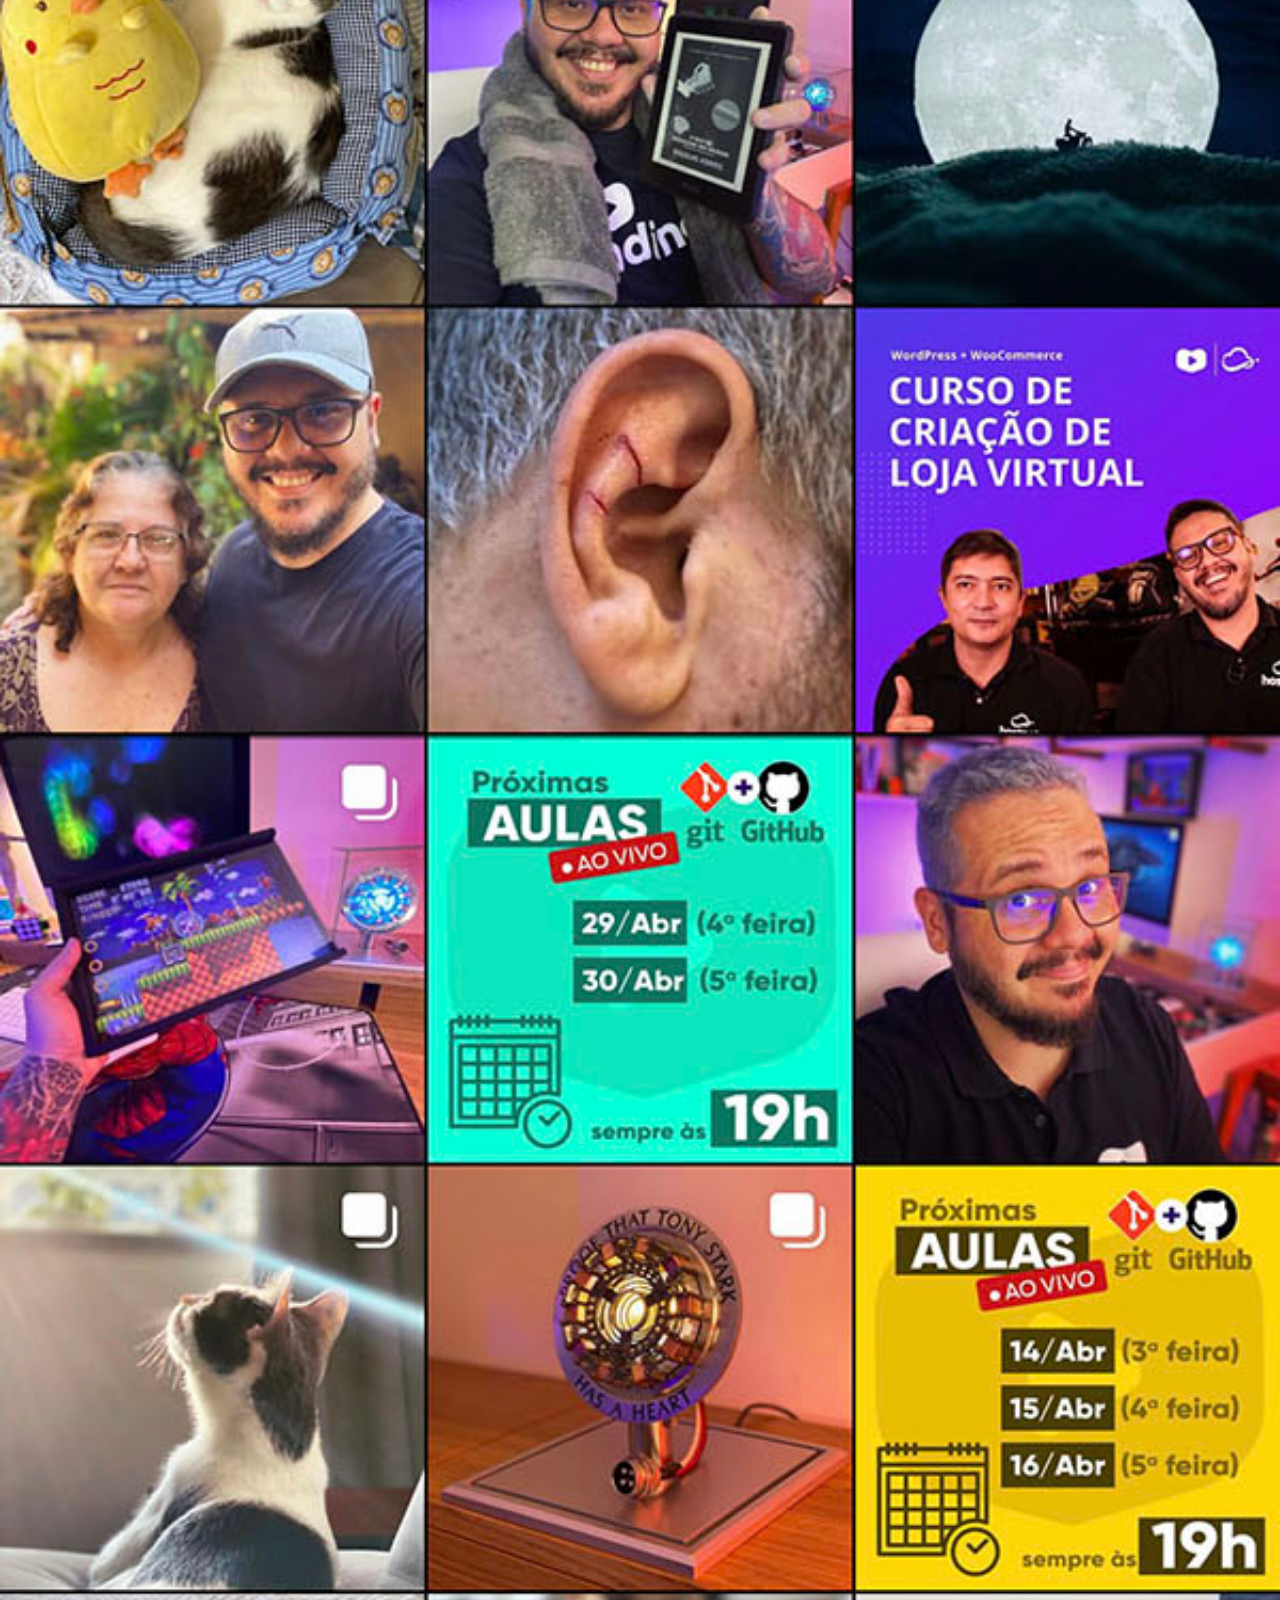
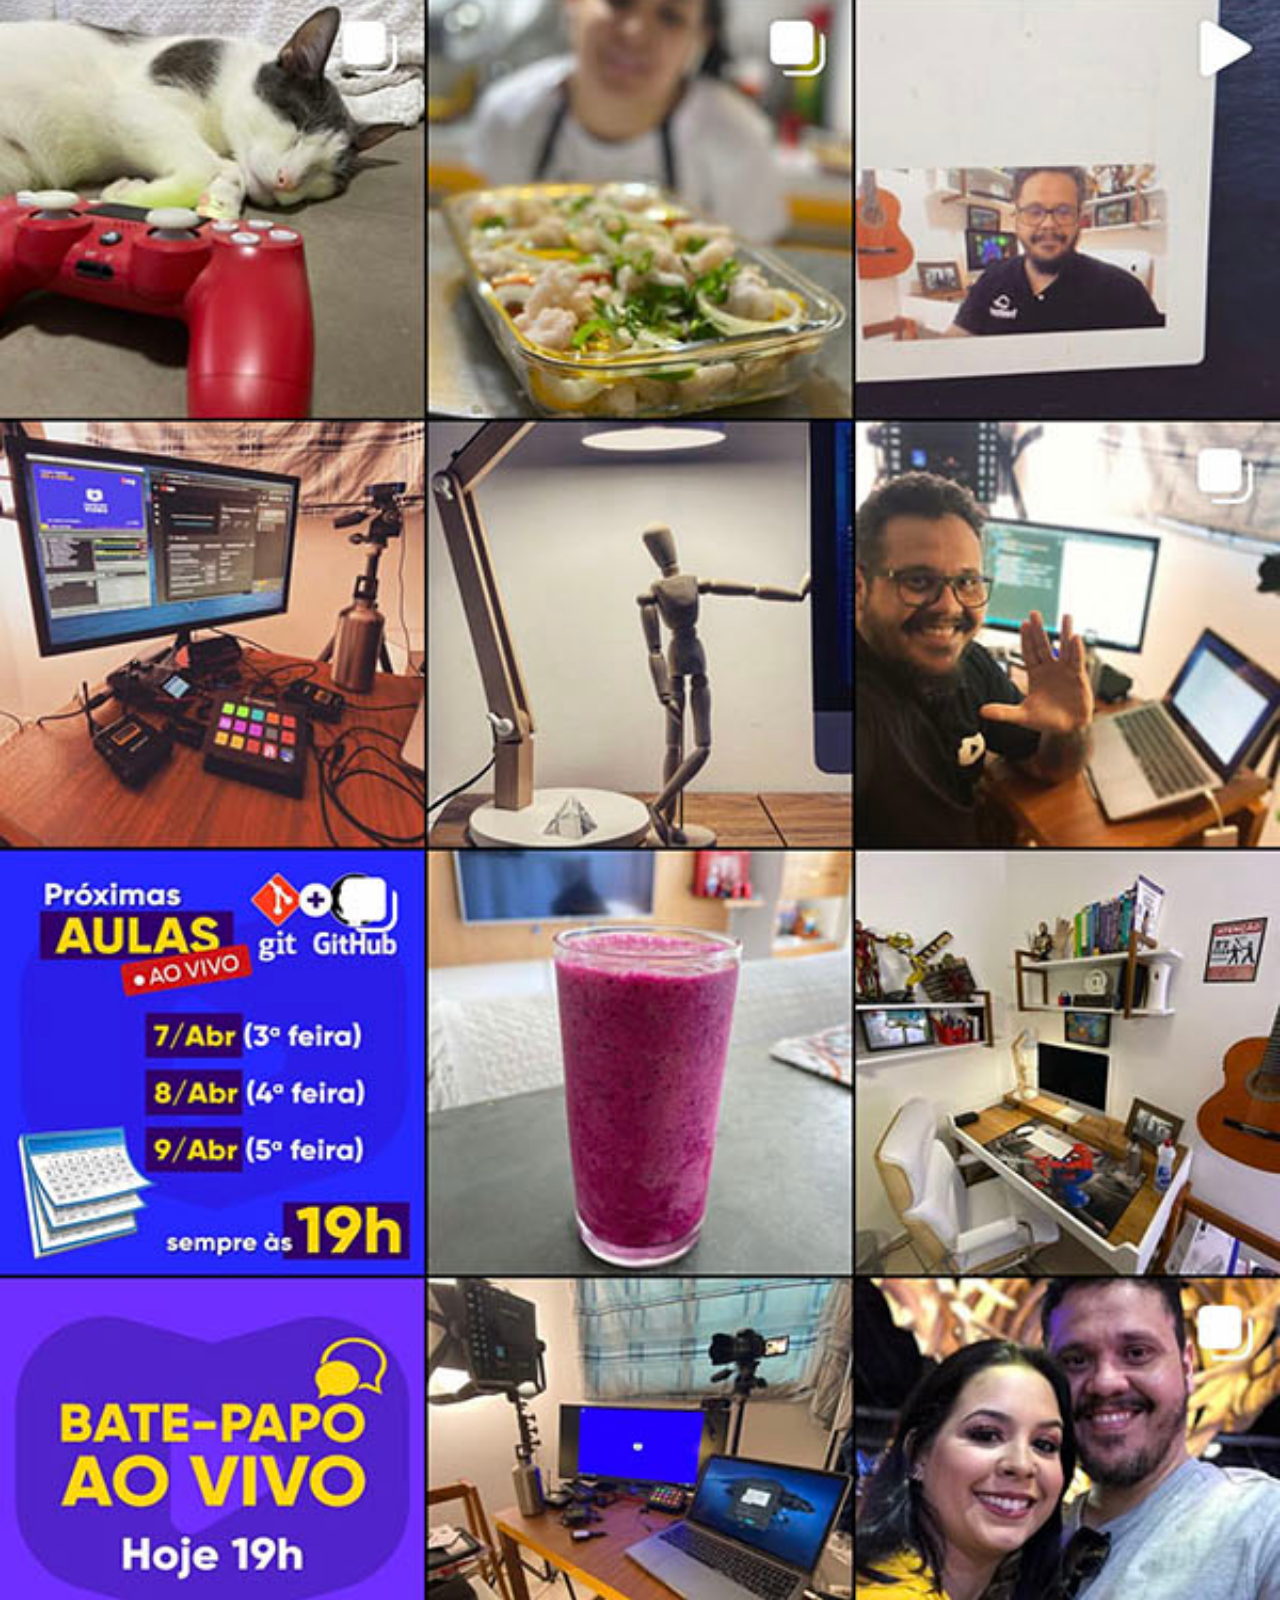
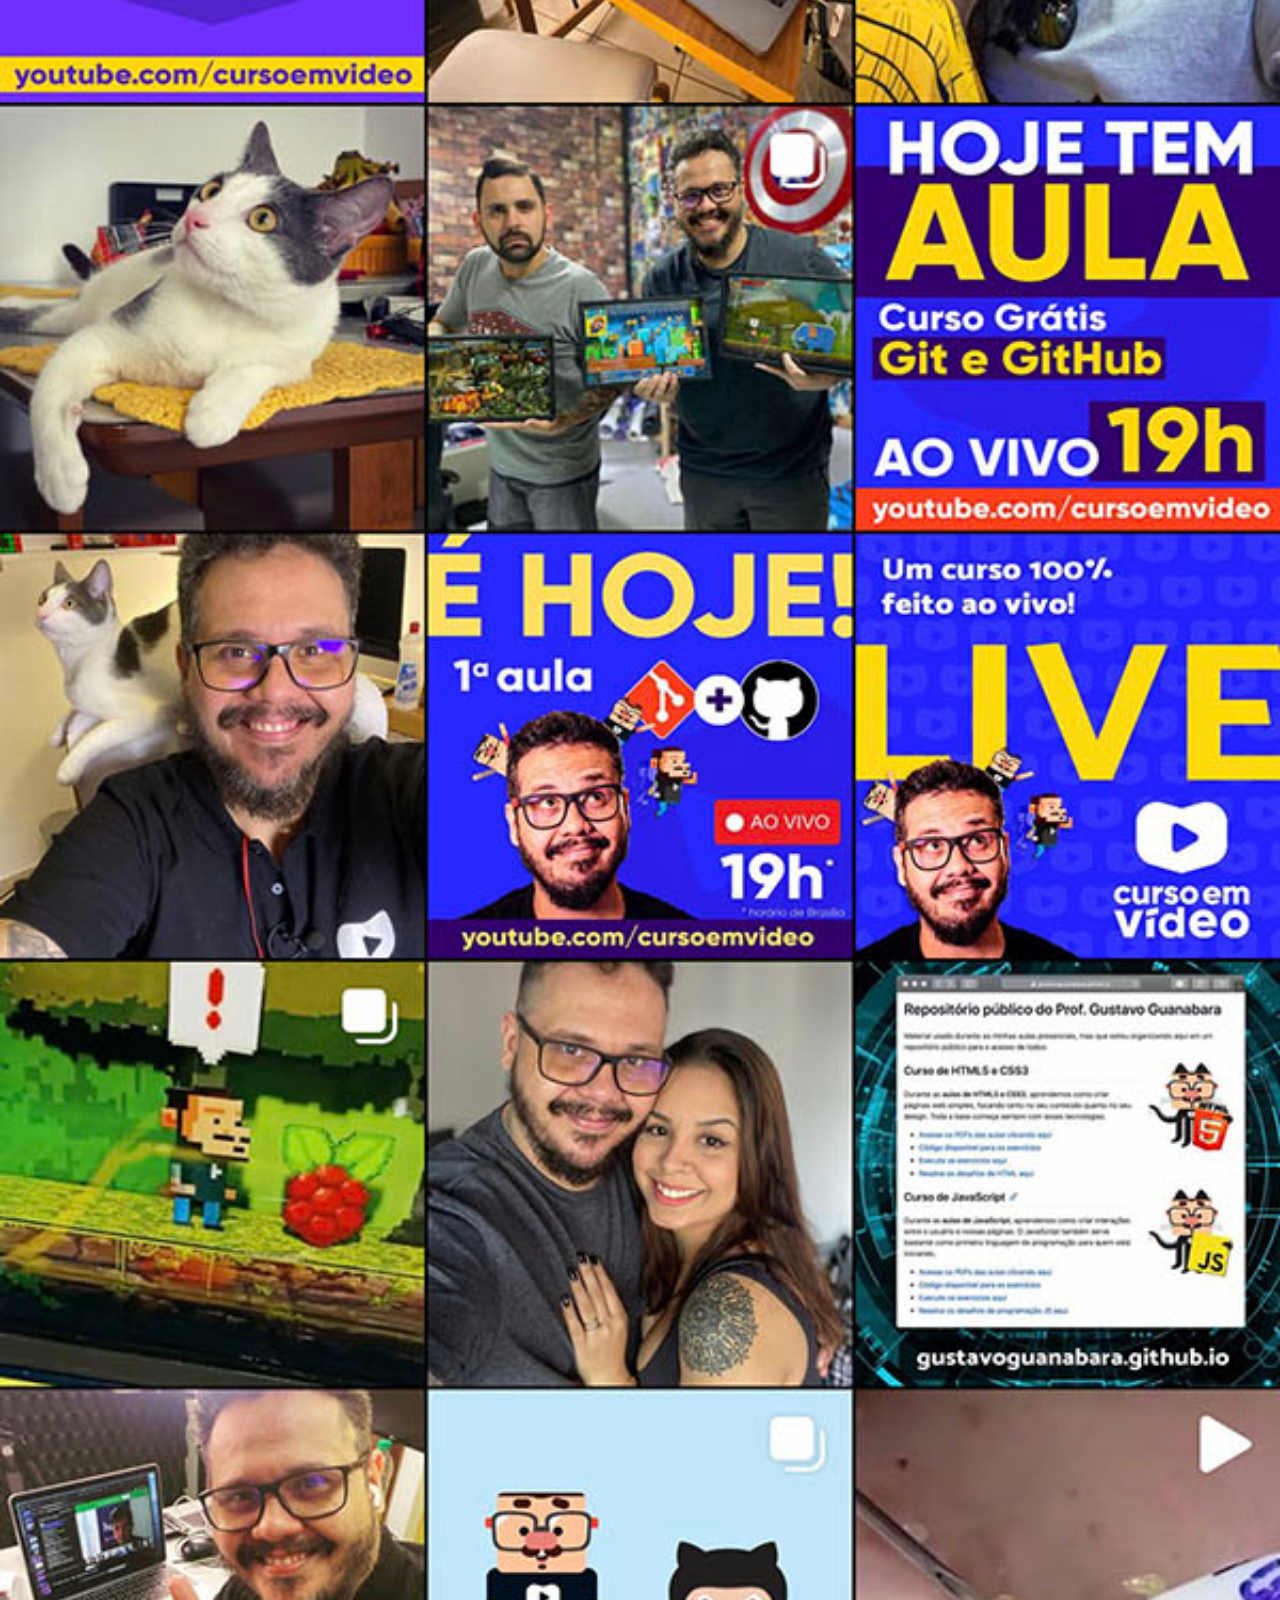
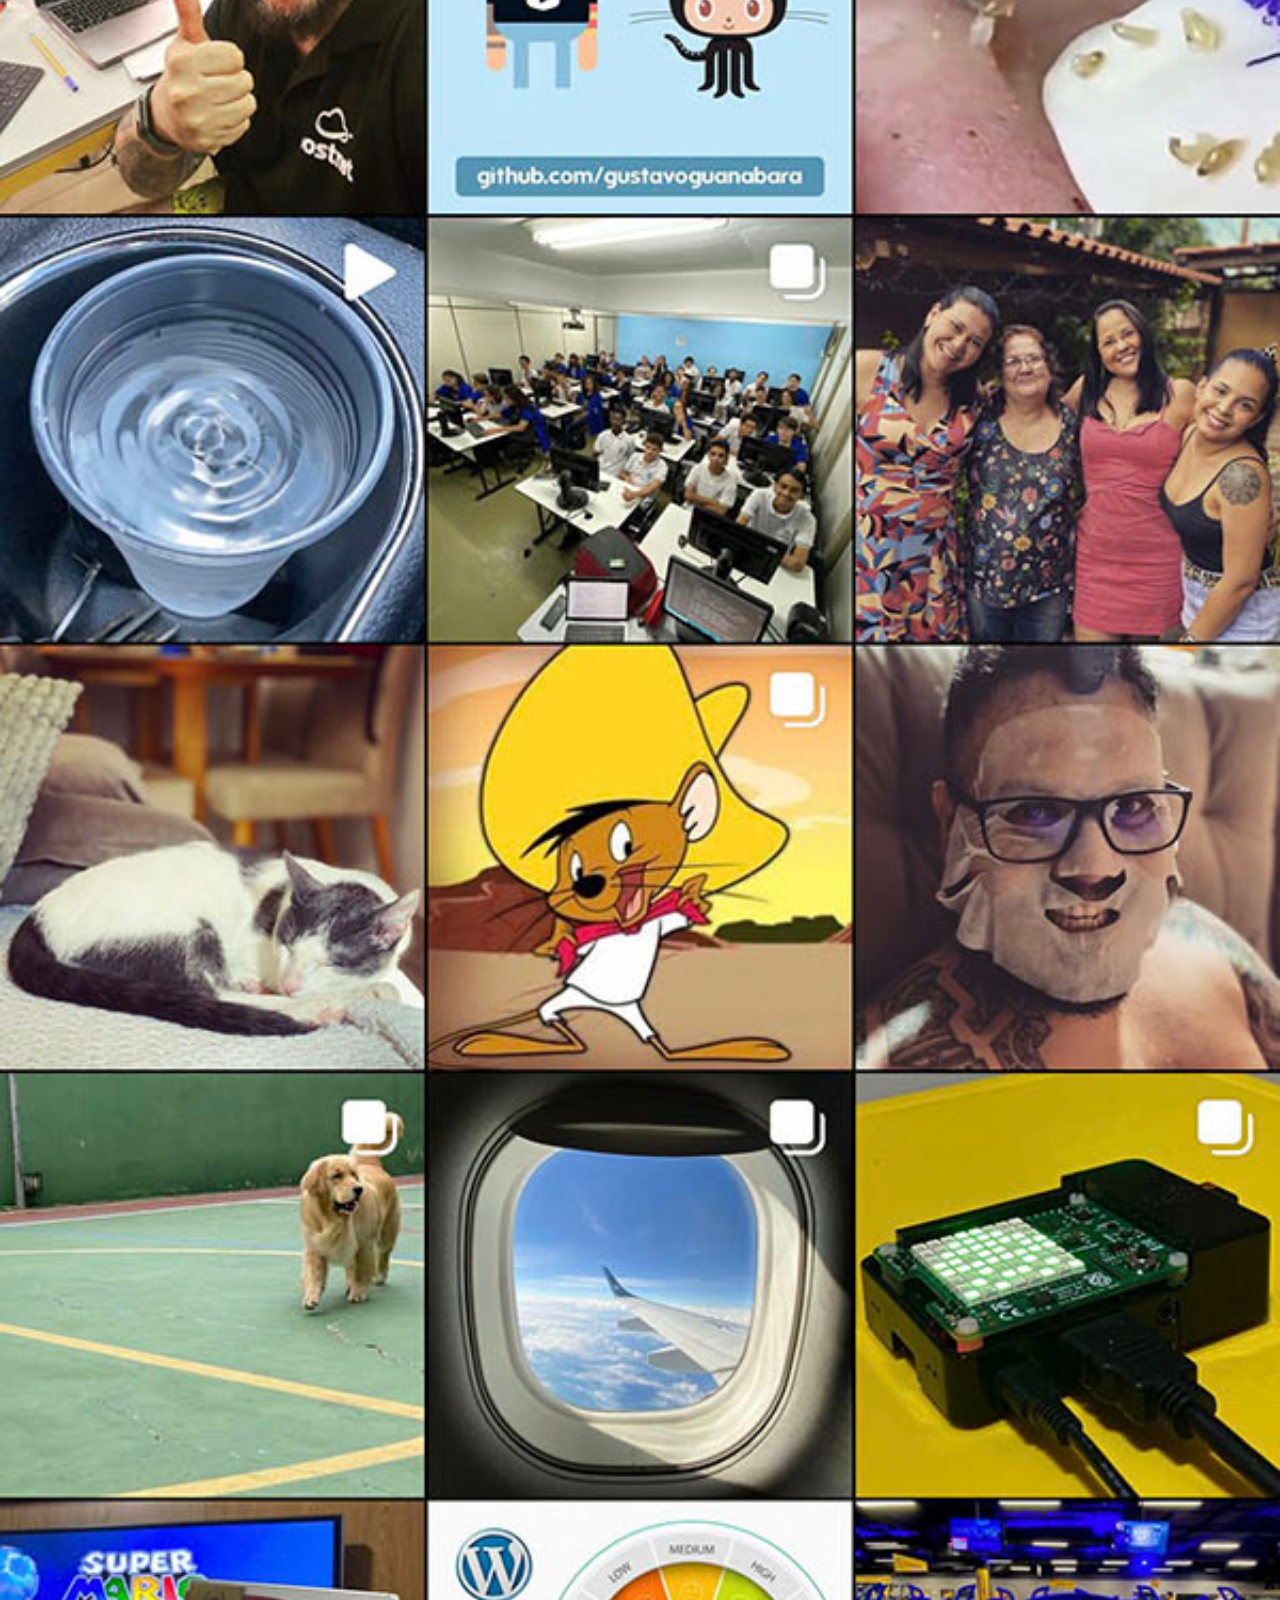
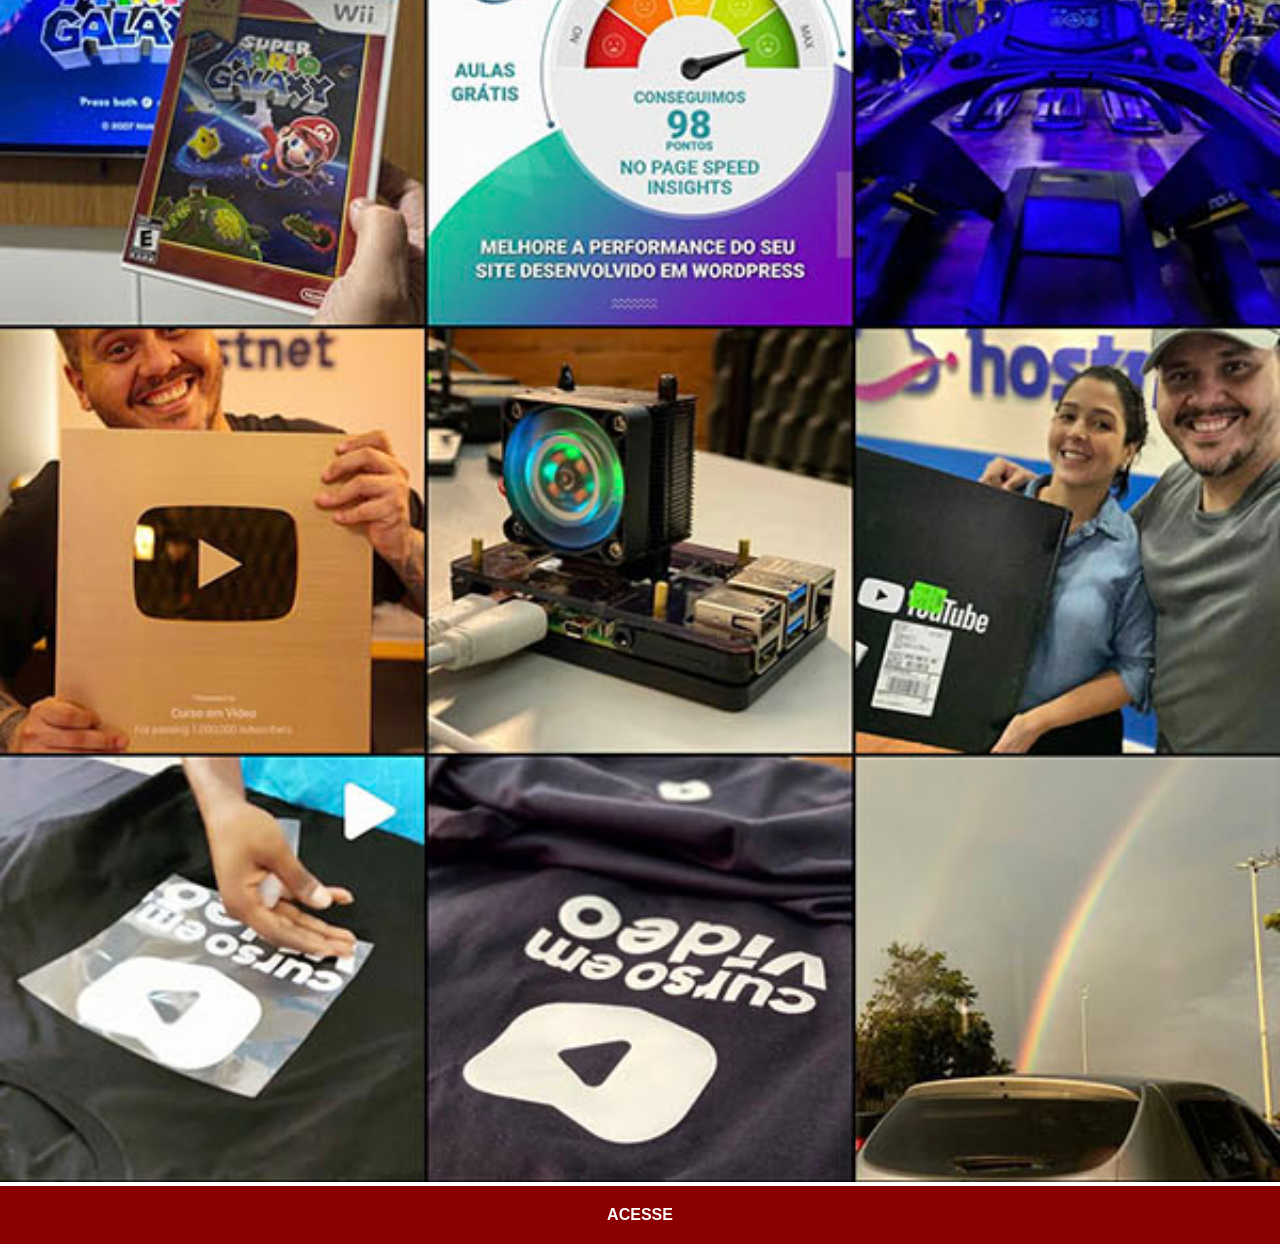
<file: instagram.html>
<!DOCTYPE html>
<html lang="pt-br">
<head>
    <meta charset="UTF-8">
    <meta name="viewport" content="width=device-width, initial-scale=1.0">
    <title>Instagram</title>
    <link rel="stylesheet" href="estilos/social.css">
</head>
<body>
    <img src="imagens/tela-instagram.jpg" alt="">
    <a href="https://www.instagram.com/gustavoguanabara/" target="_blank">ACESSE</a>
</body>
</html>
</file>
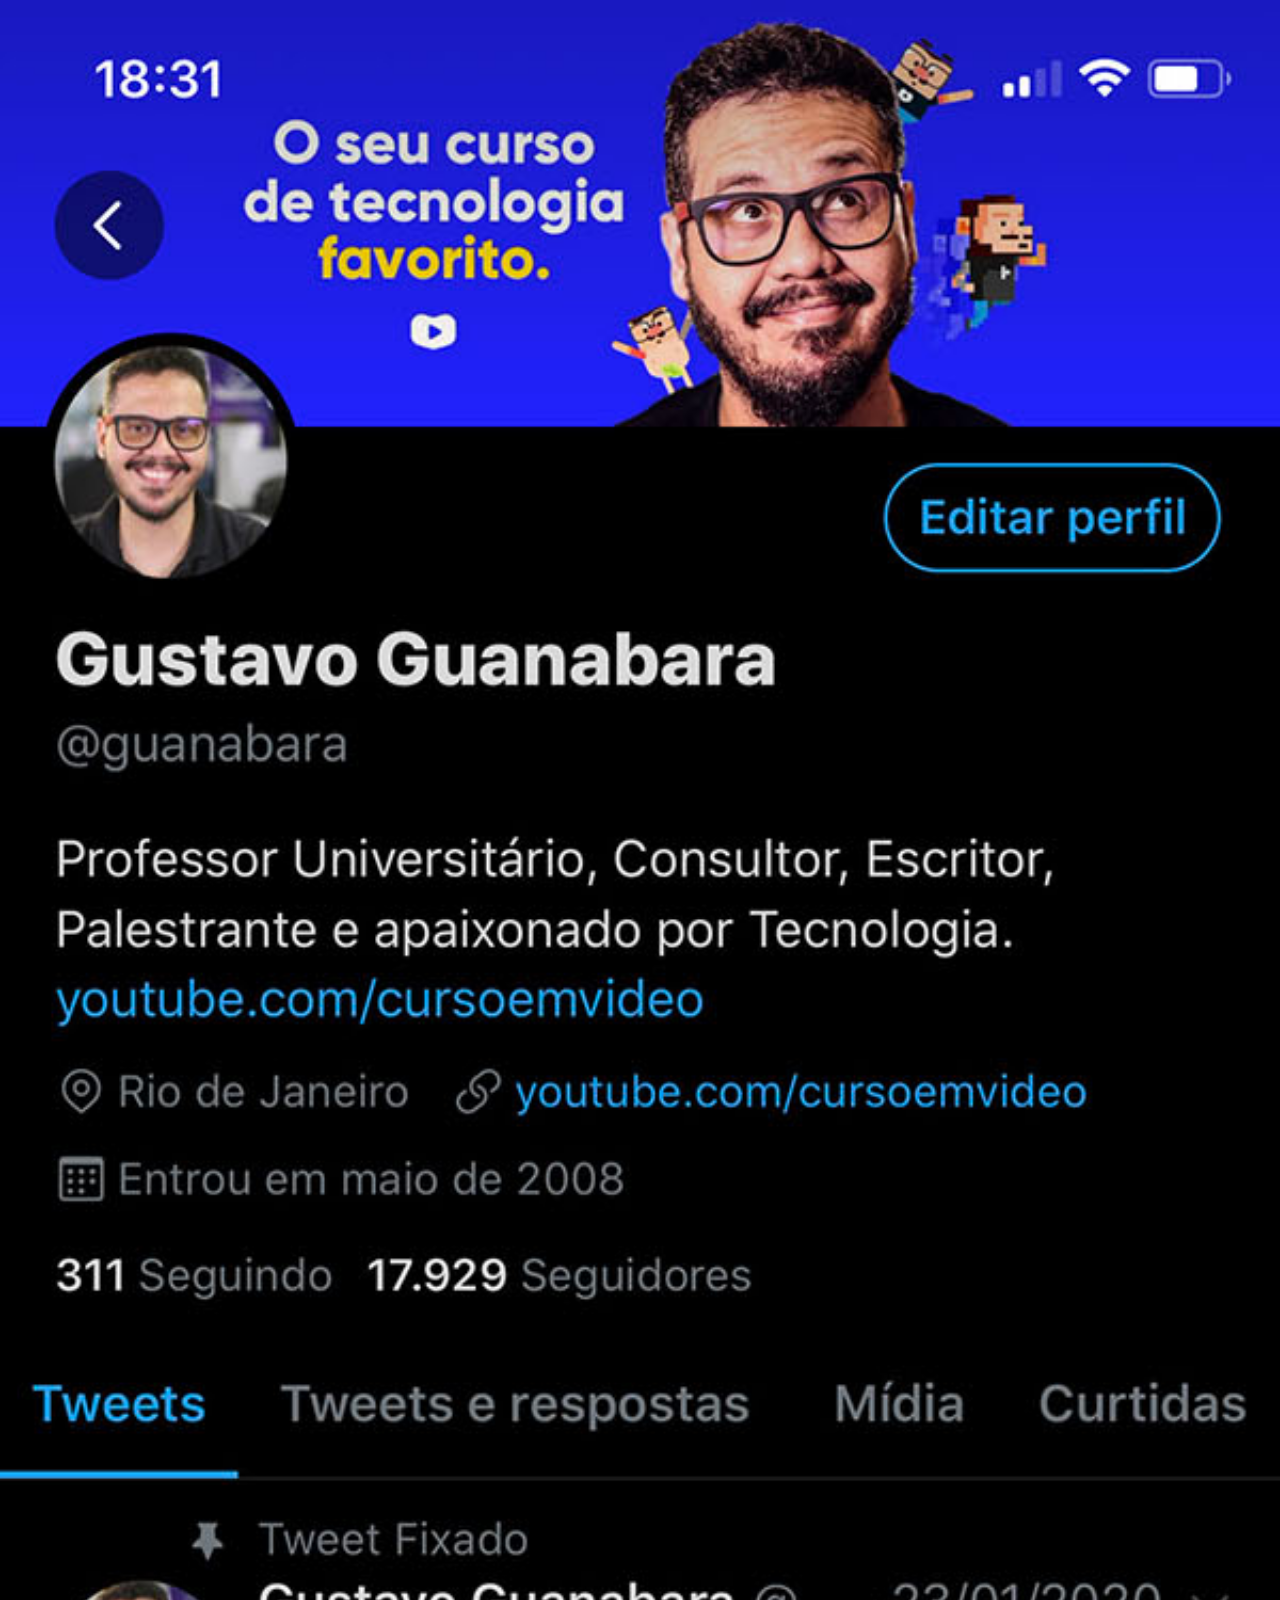
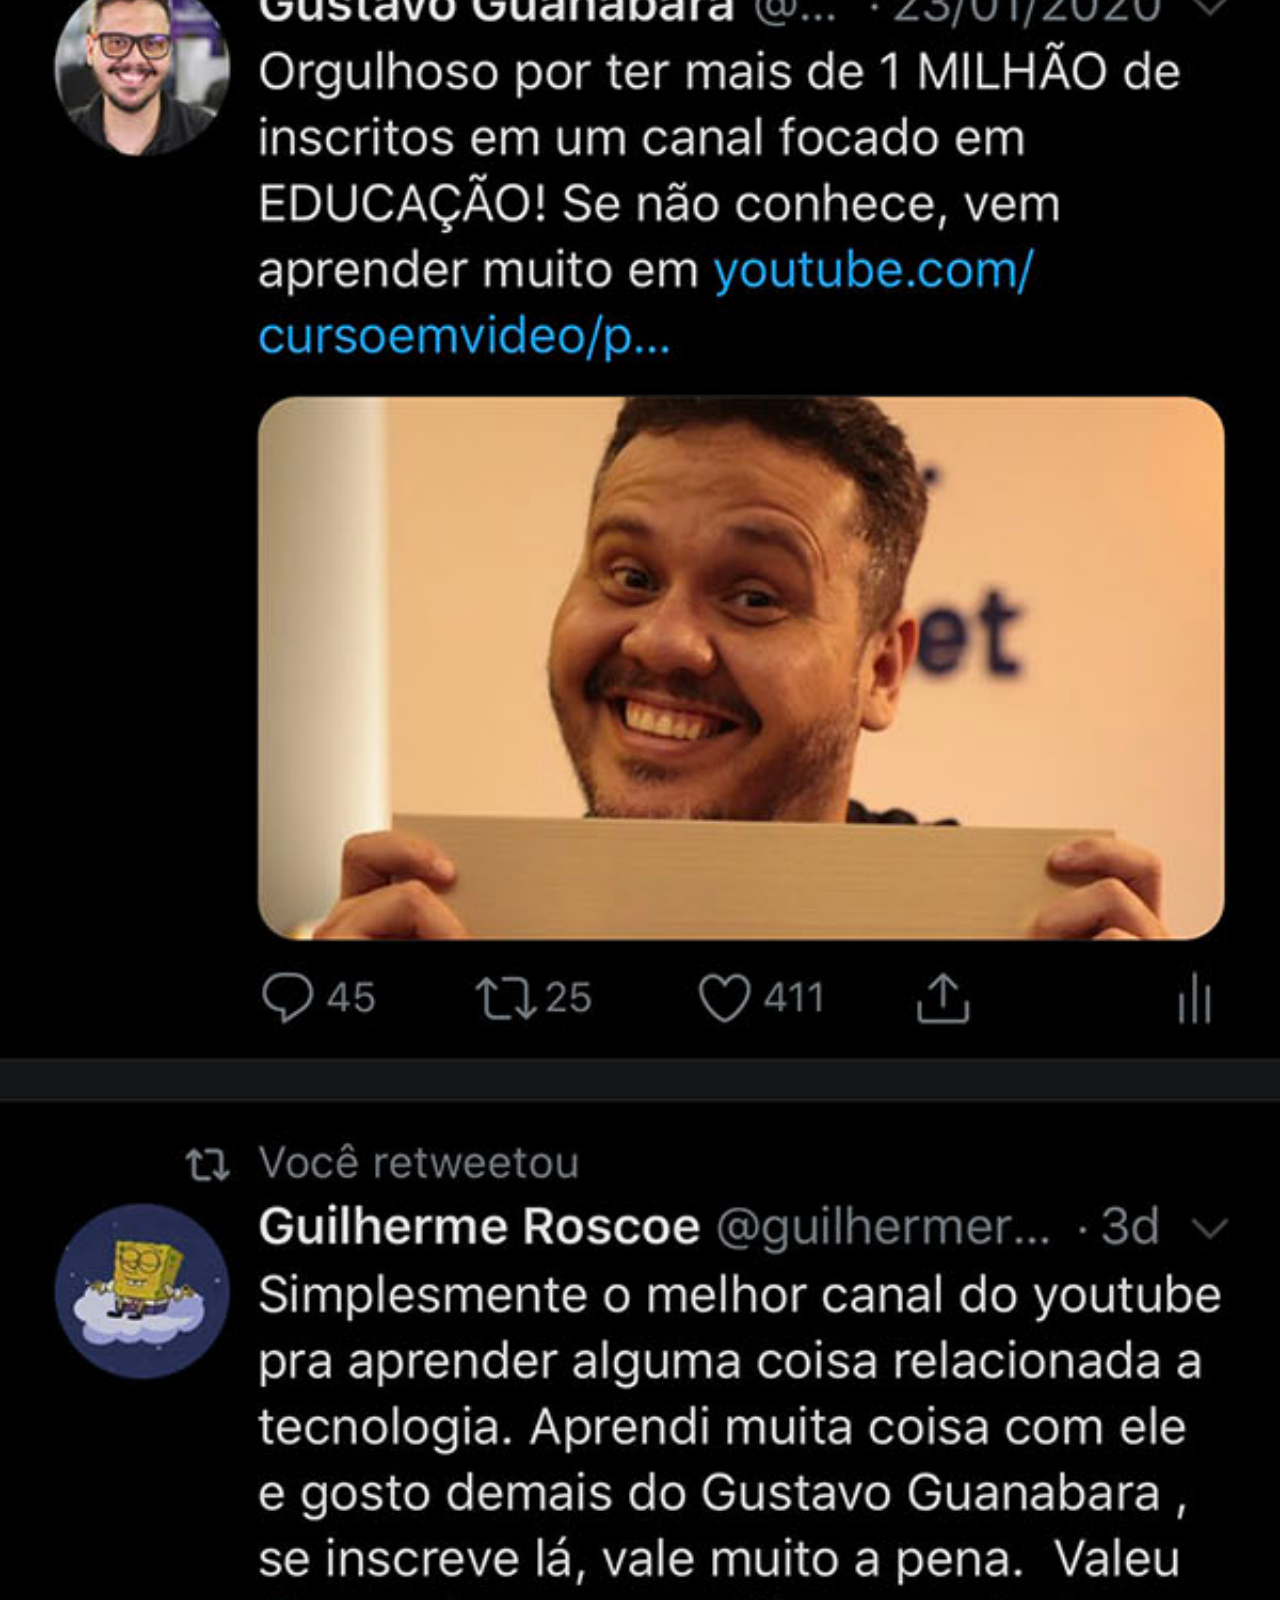
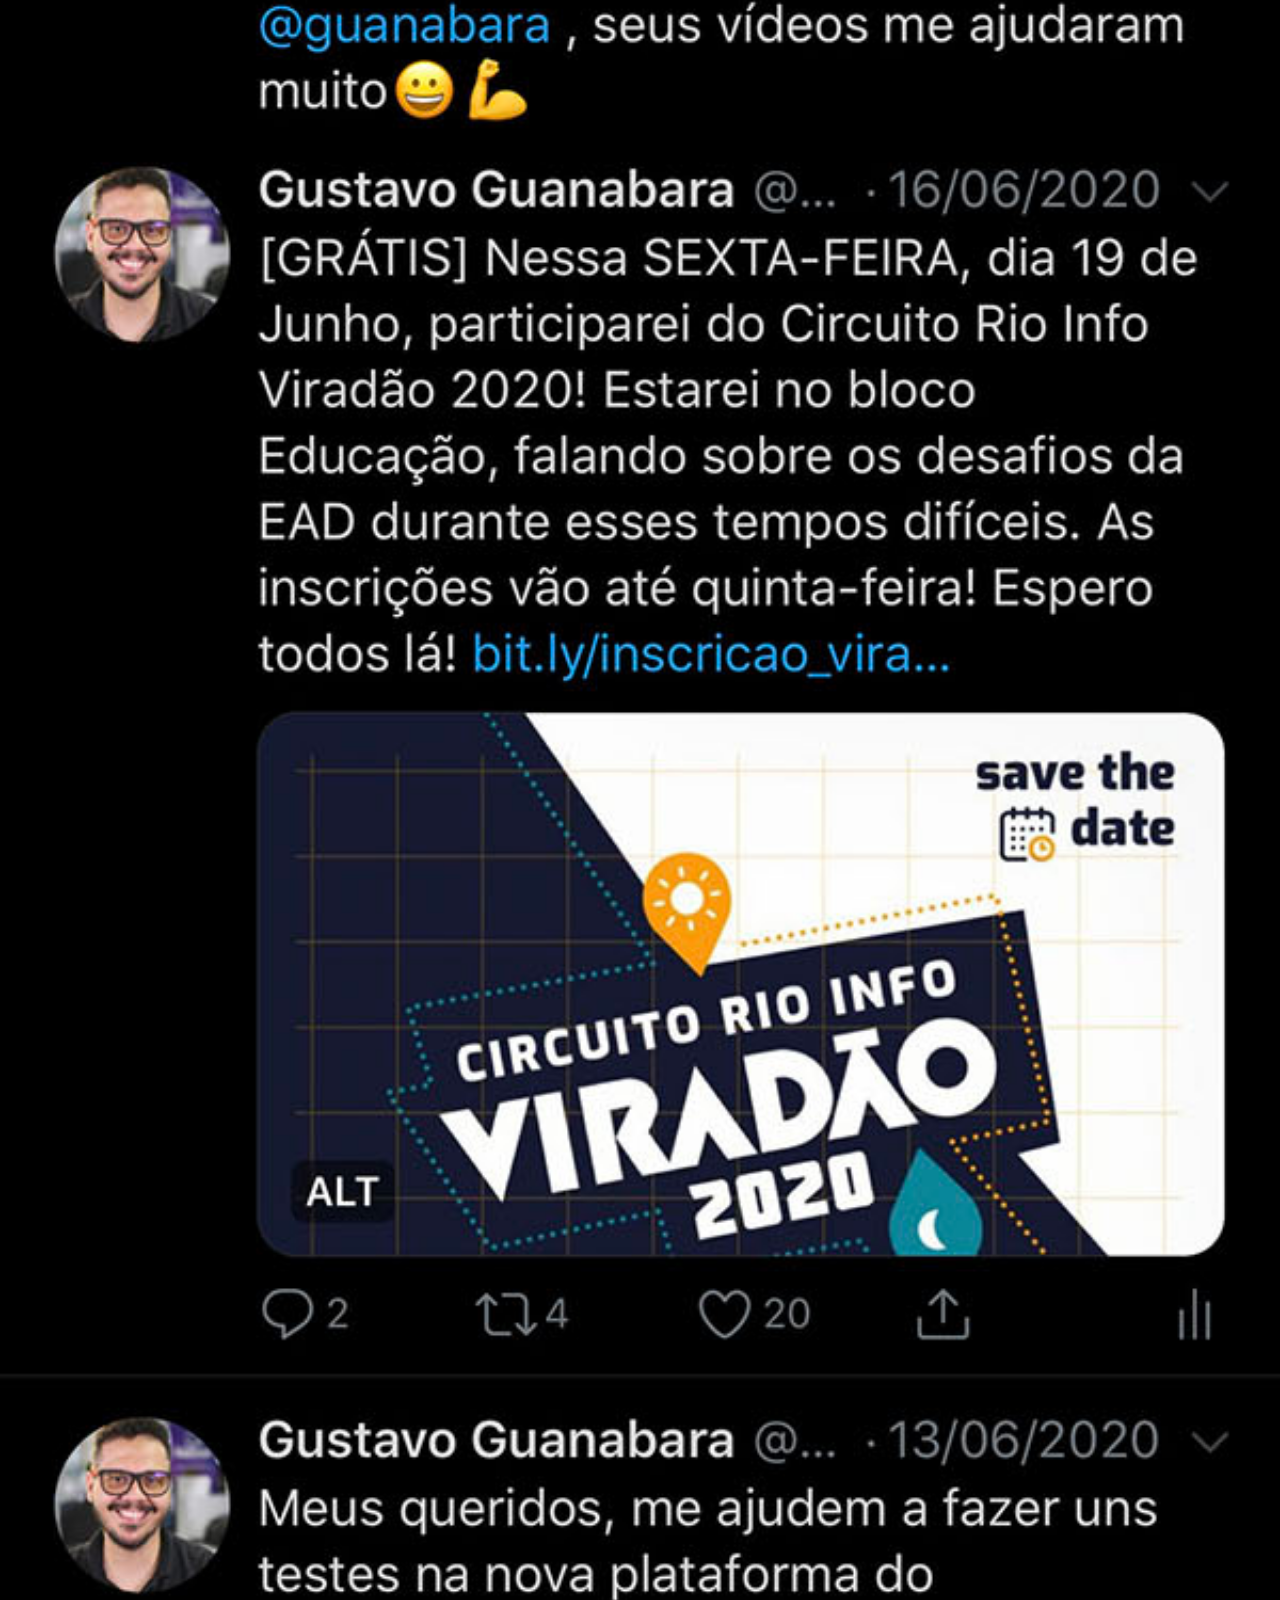
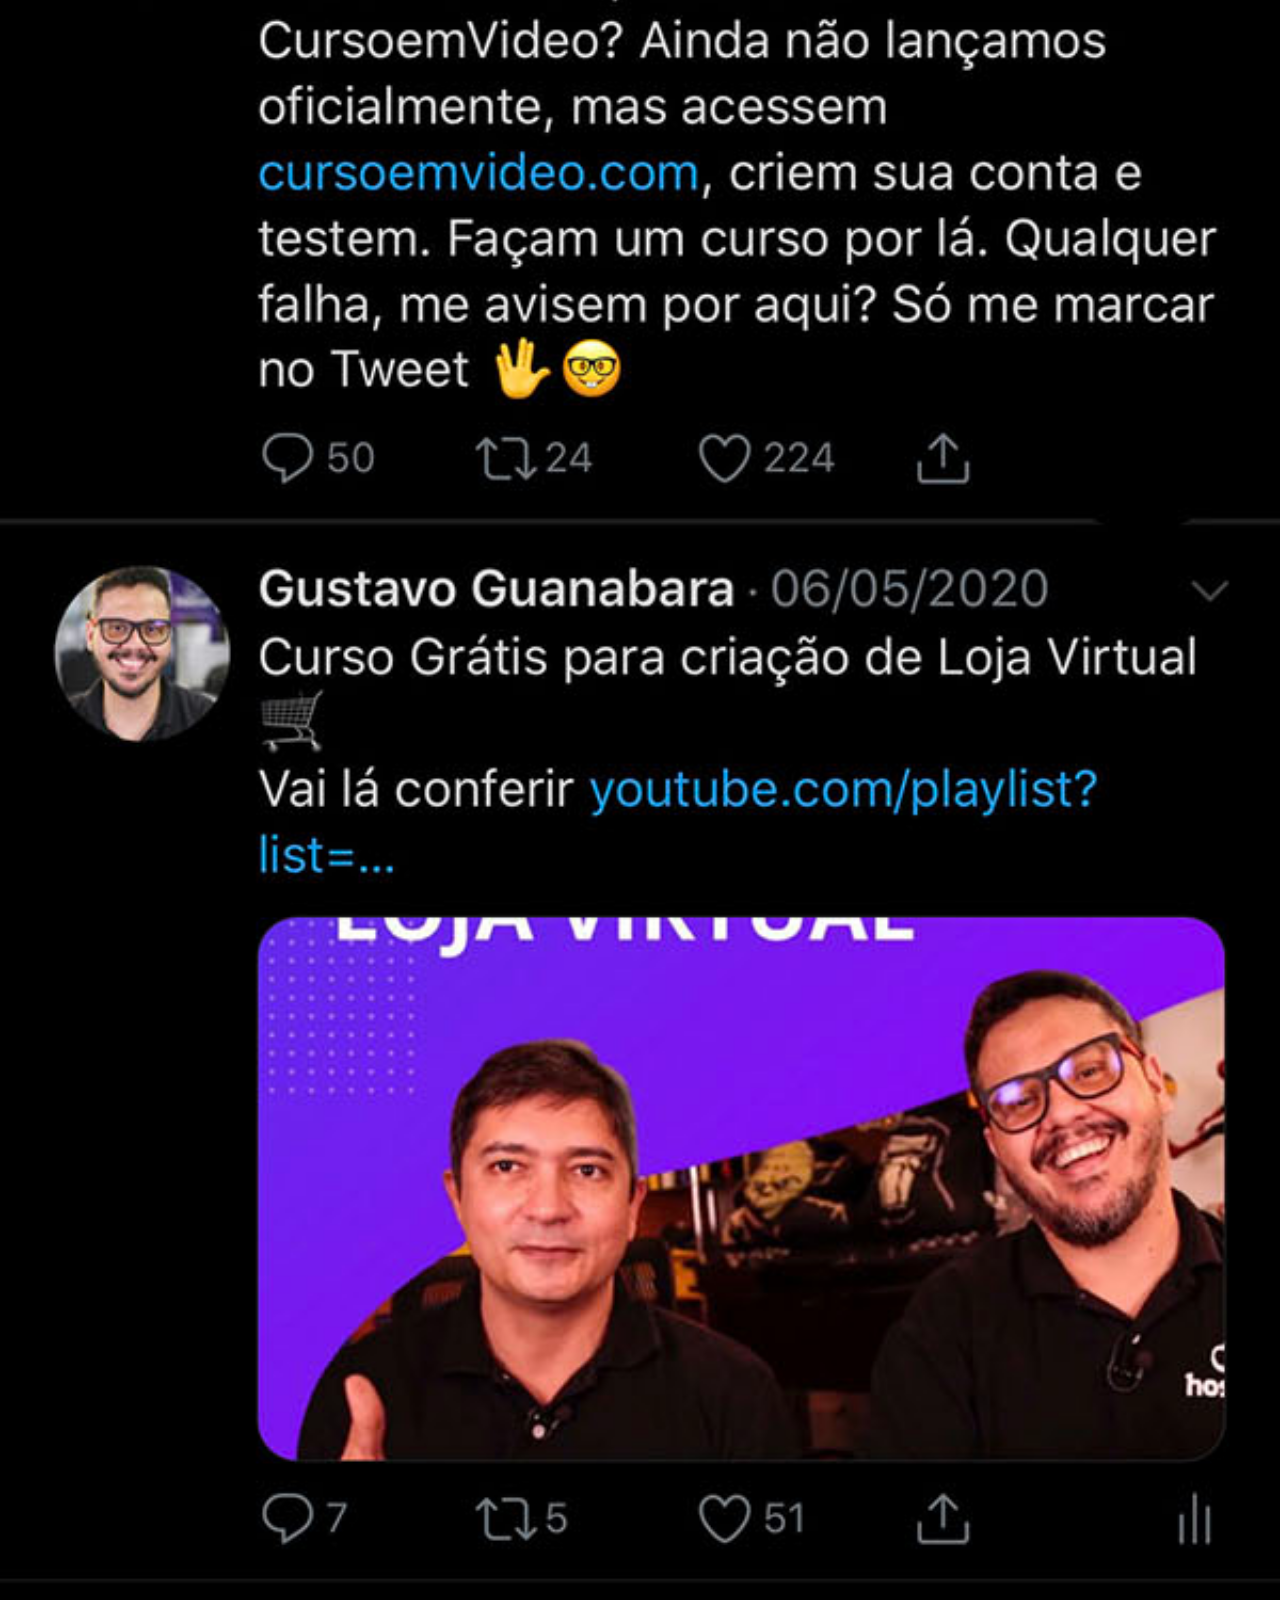
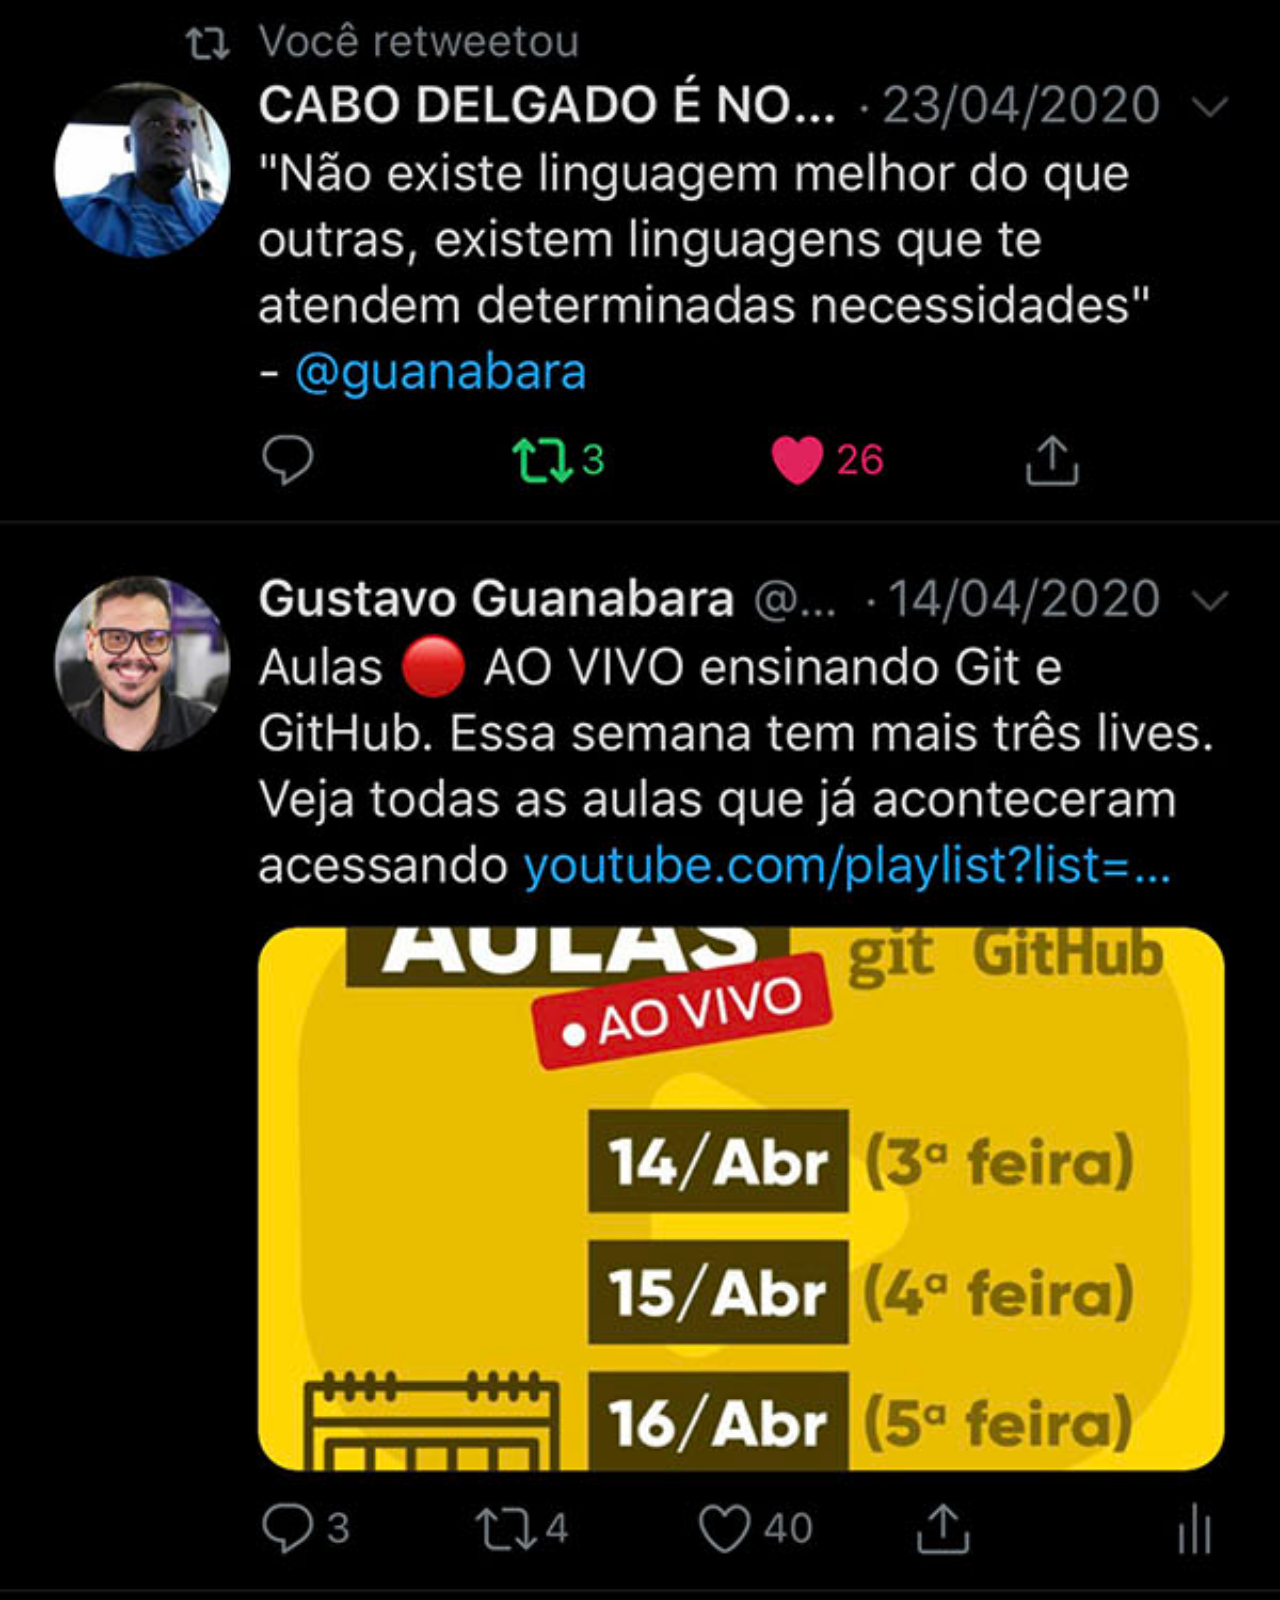
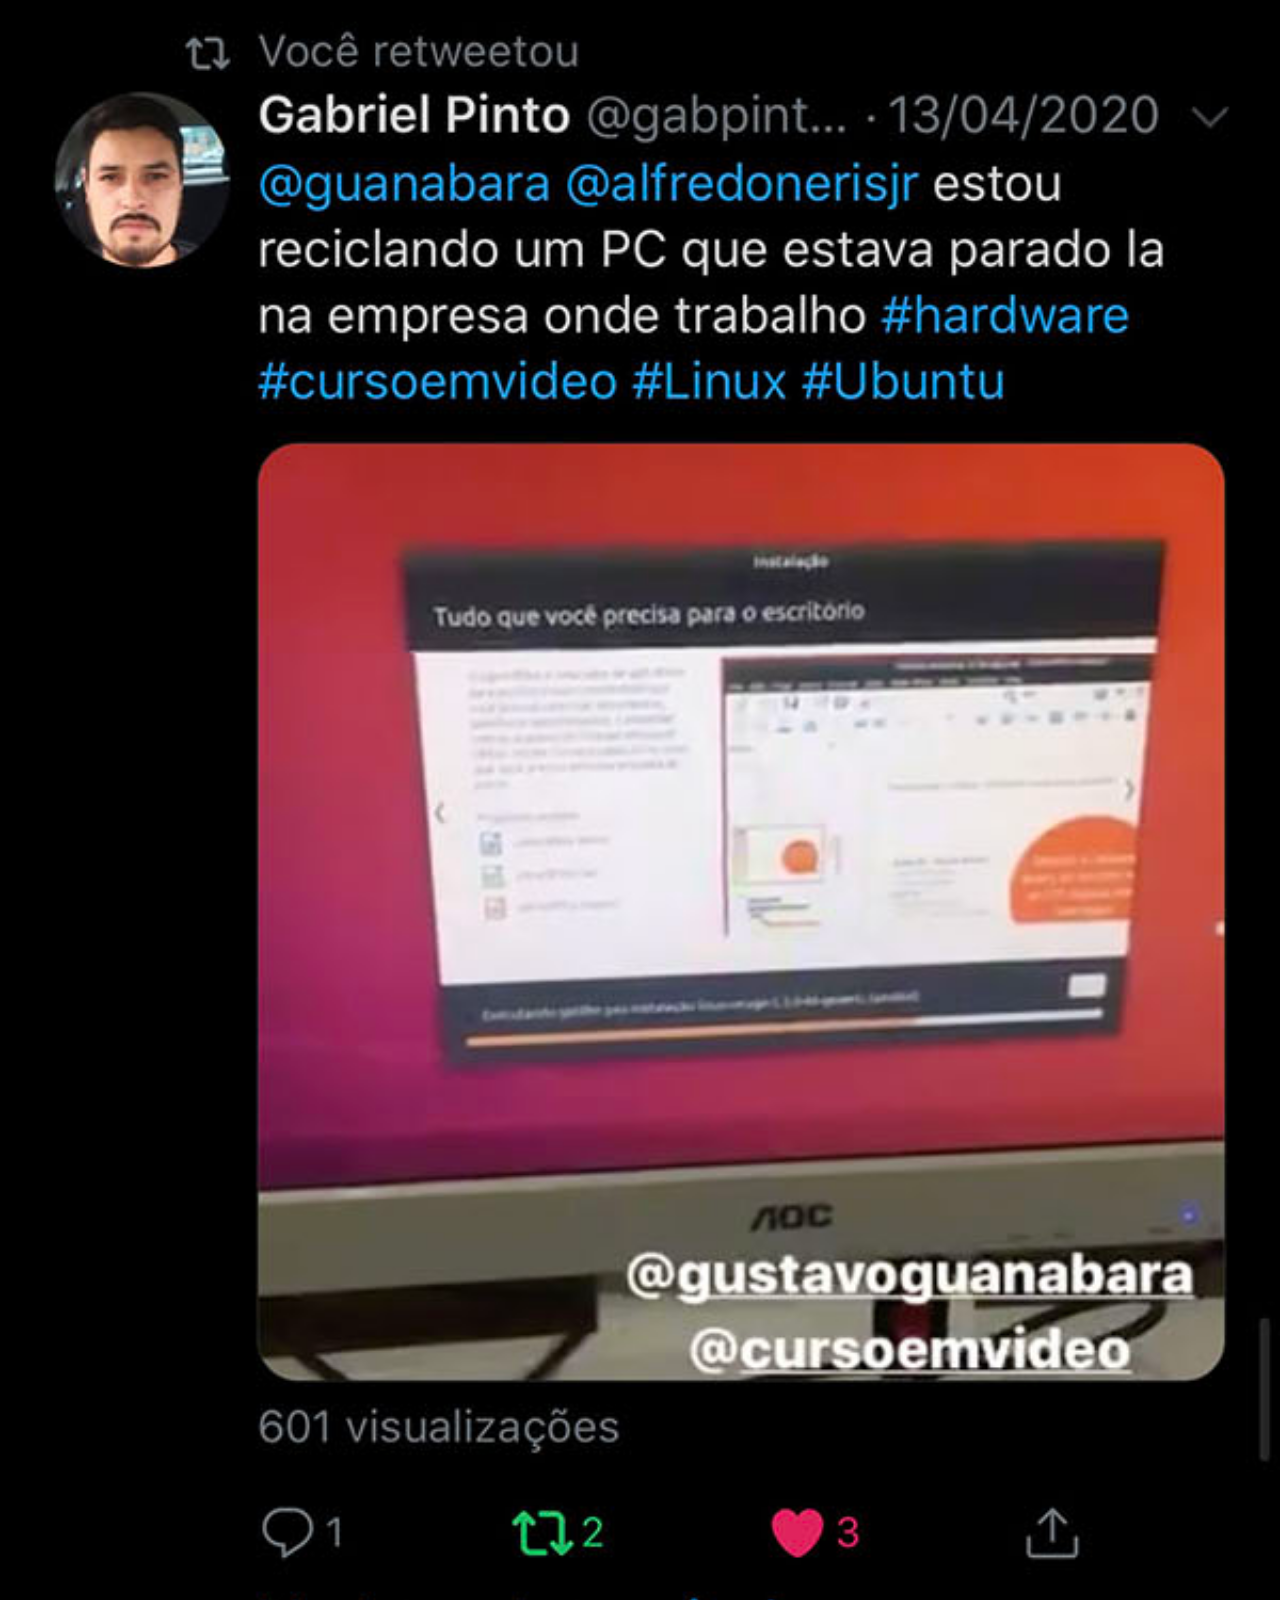
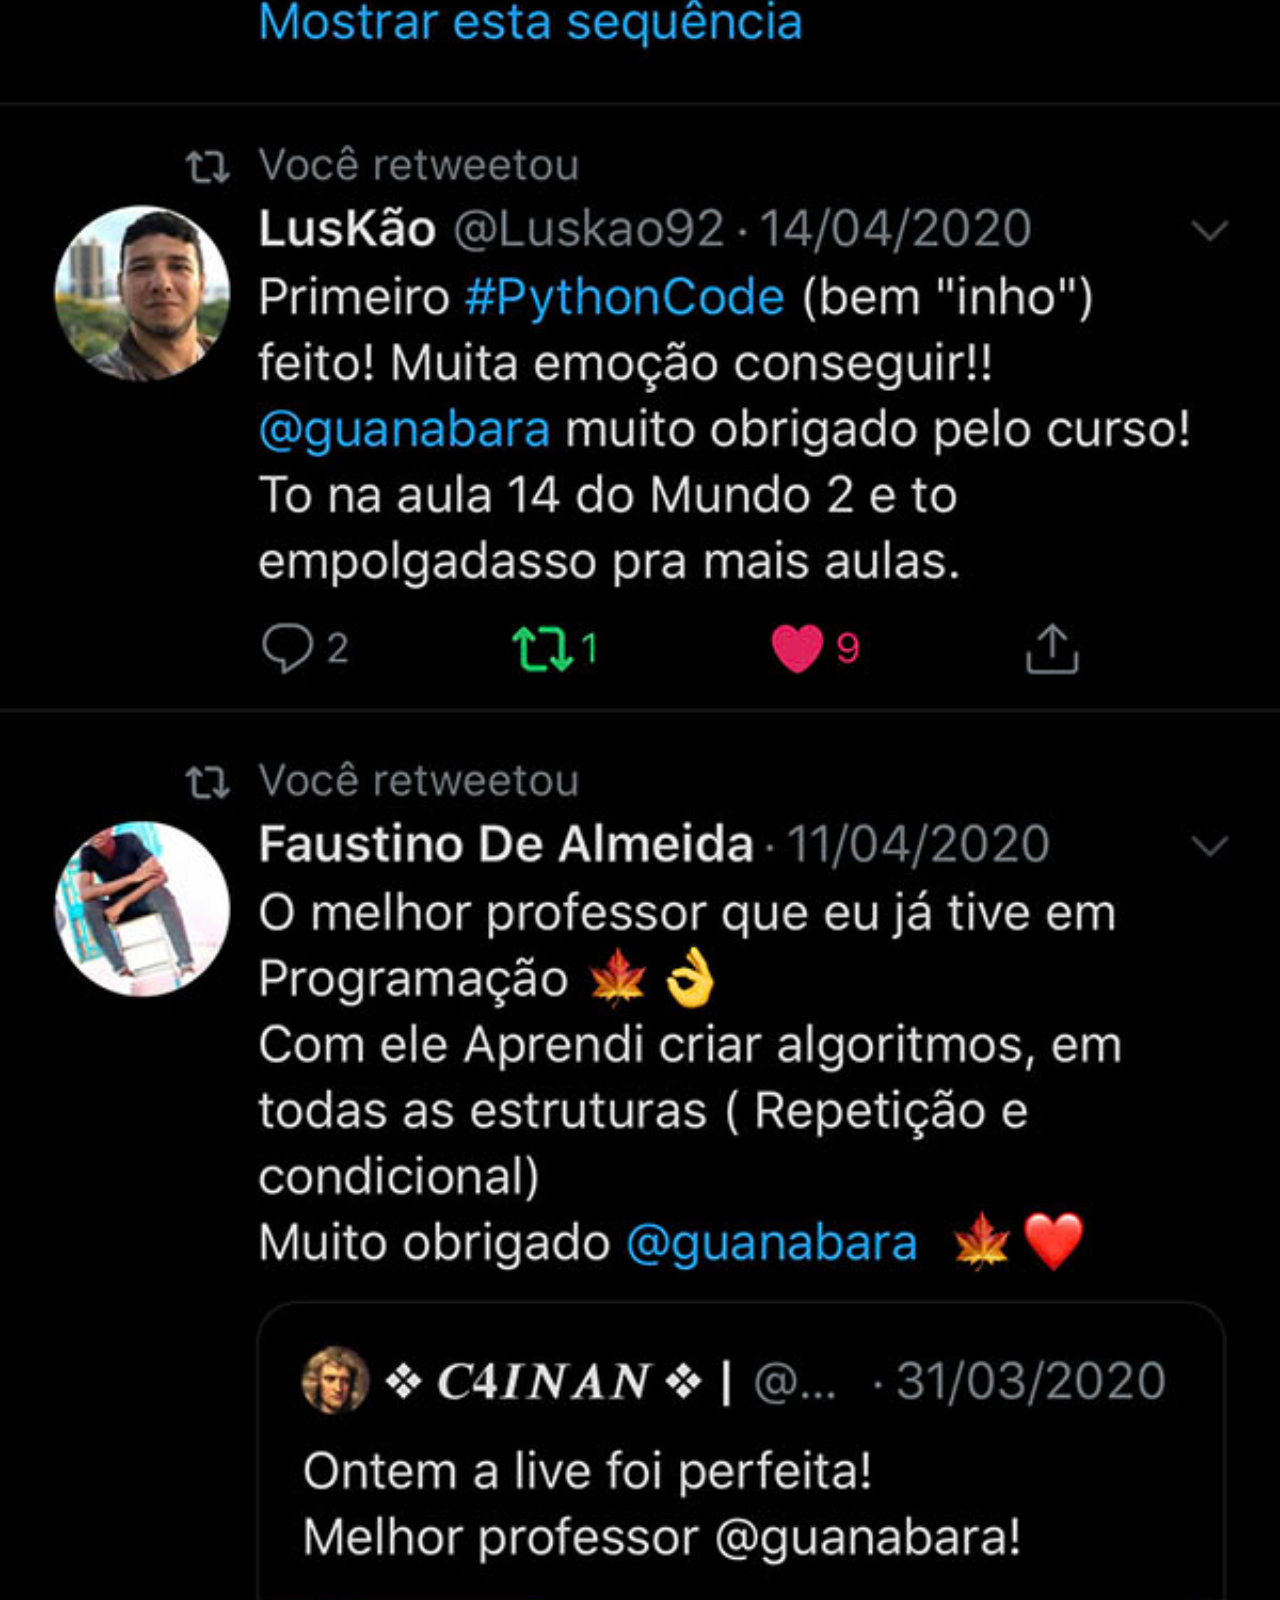
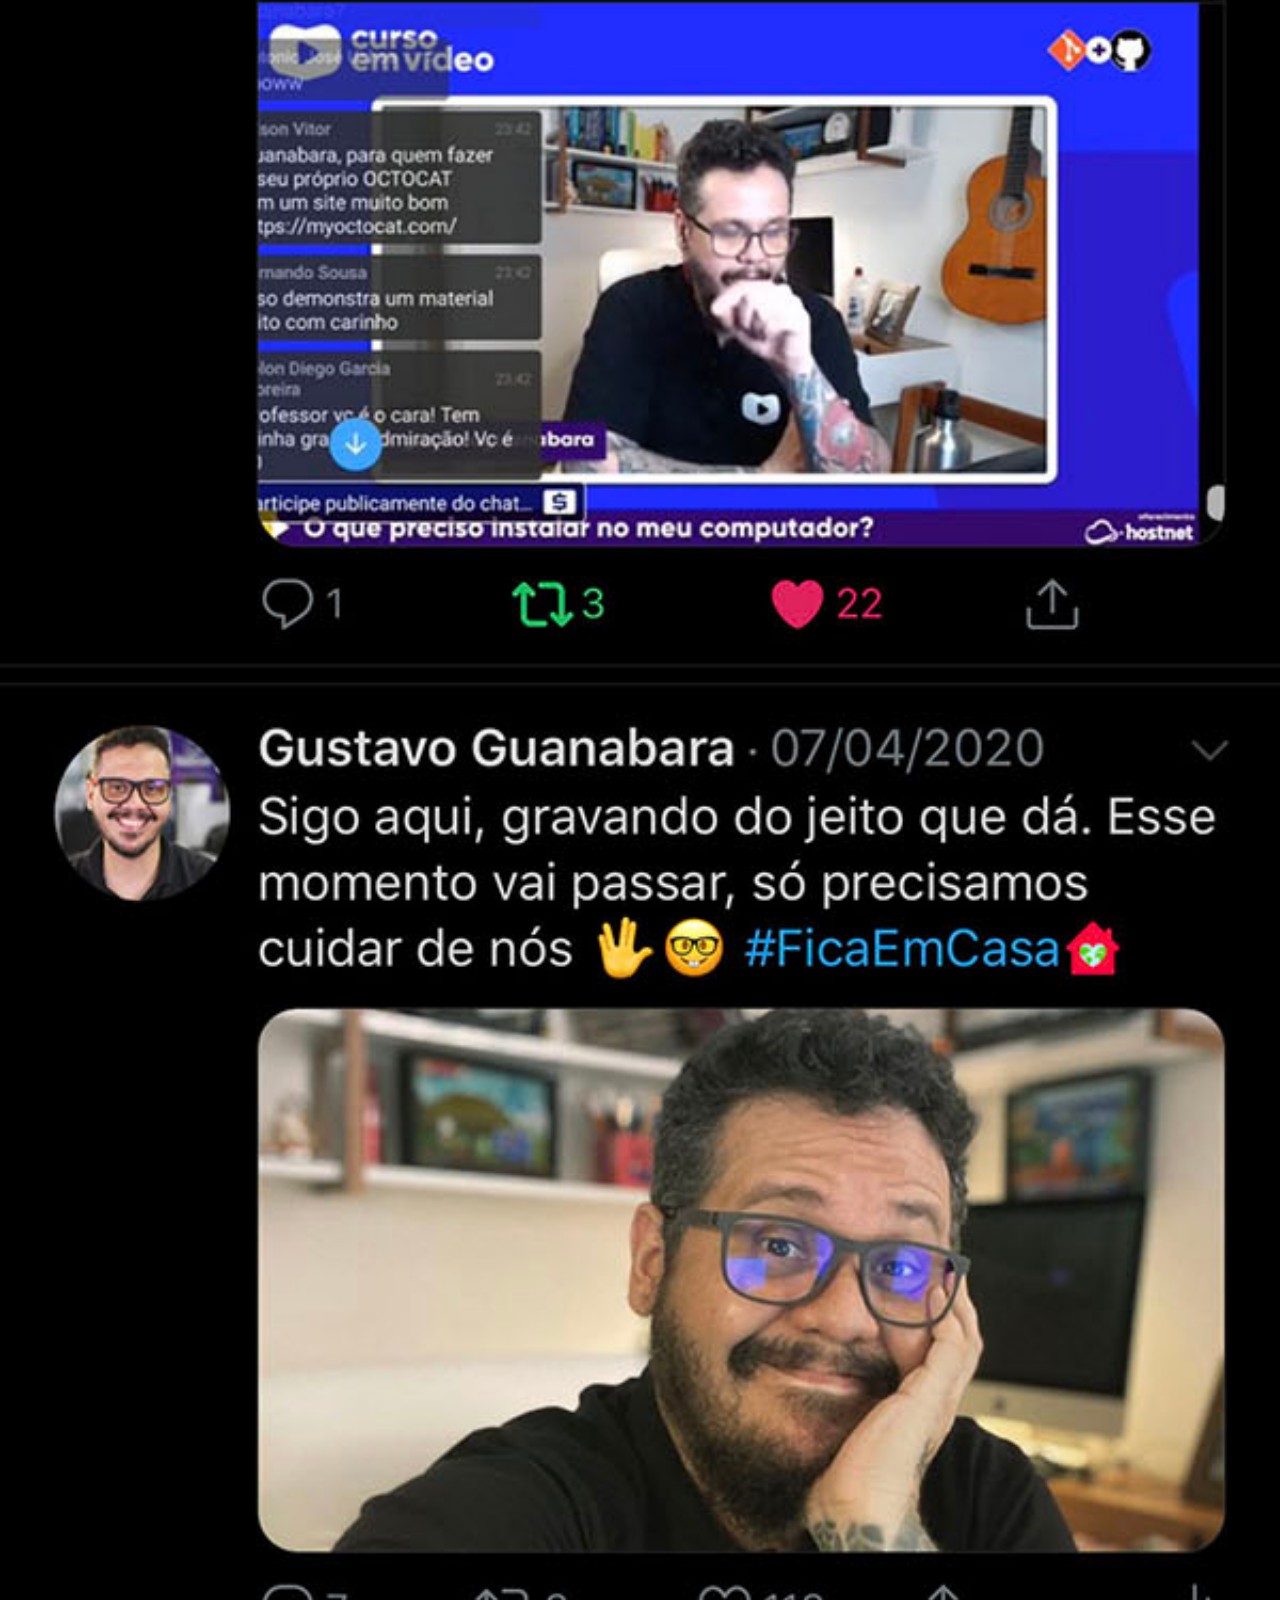
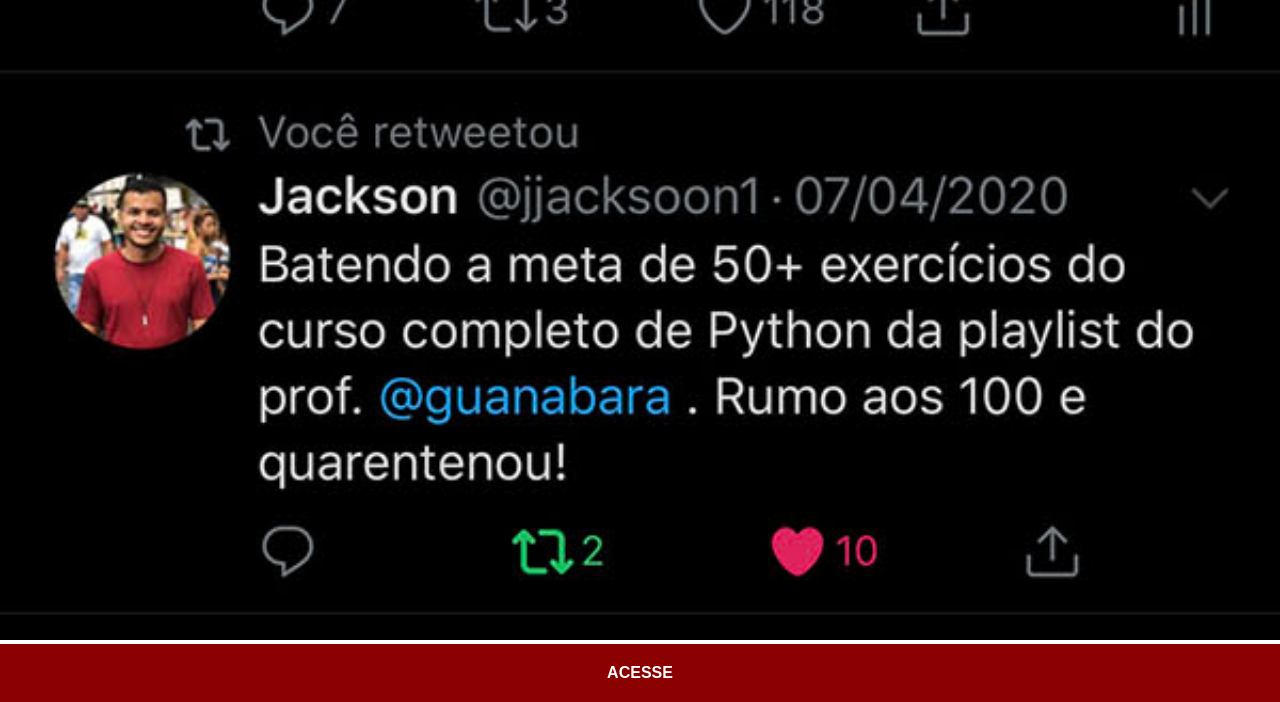
<file: twitter.html>
<!DOCTYPE html>
<html lang="pt-br">
<head>
    <meta charset="UTF-8">
    <meta name="viewport" content="width=device-width, initial-scale=1.0">
    <title>Instagram</title>
    <link rel="stylesheet" href="estilos/social.css">
</head>
<body>
    <img src="imagens/tela-twitter.jpg" alt="">
    <a href="https://x.com/guanabara" target="_blank">ACESSE</a>
</body>
</html>
</file>
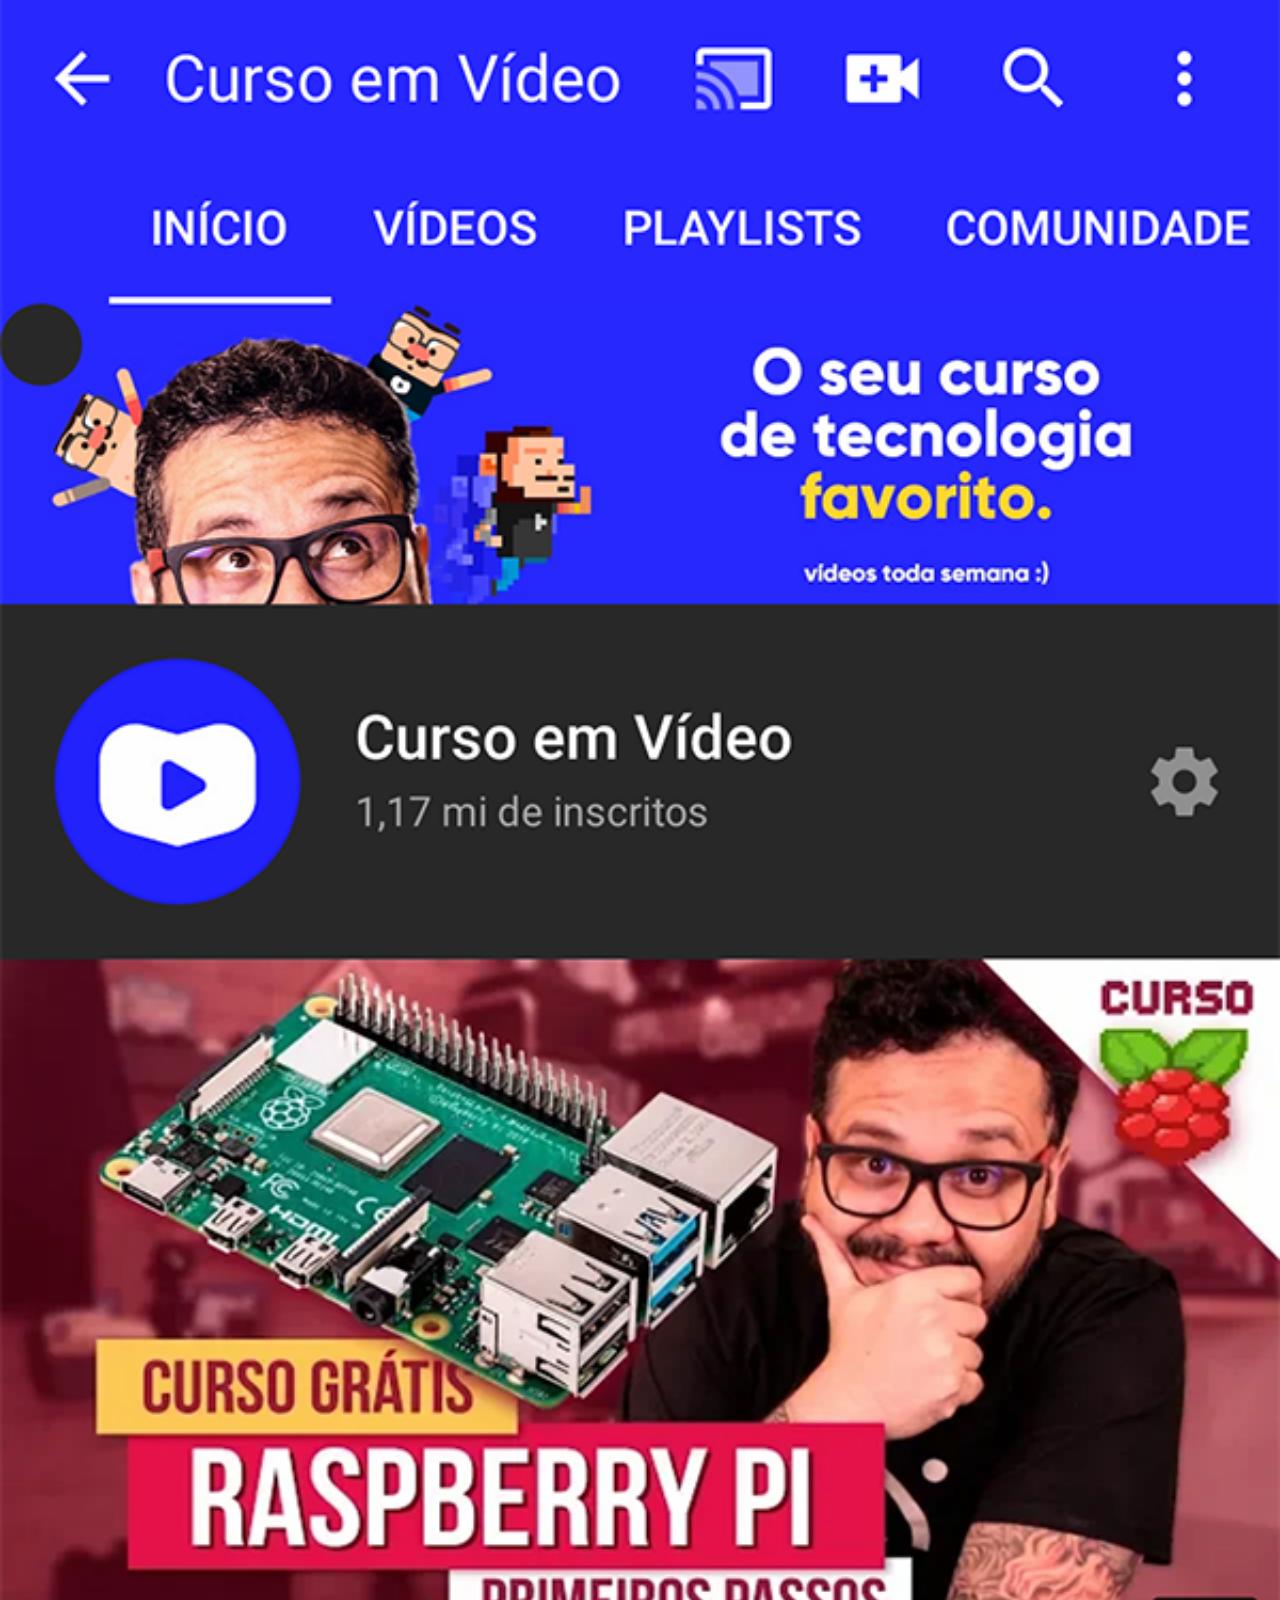
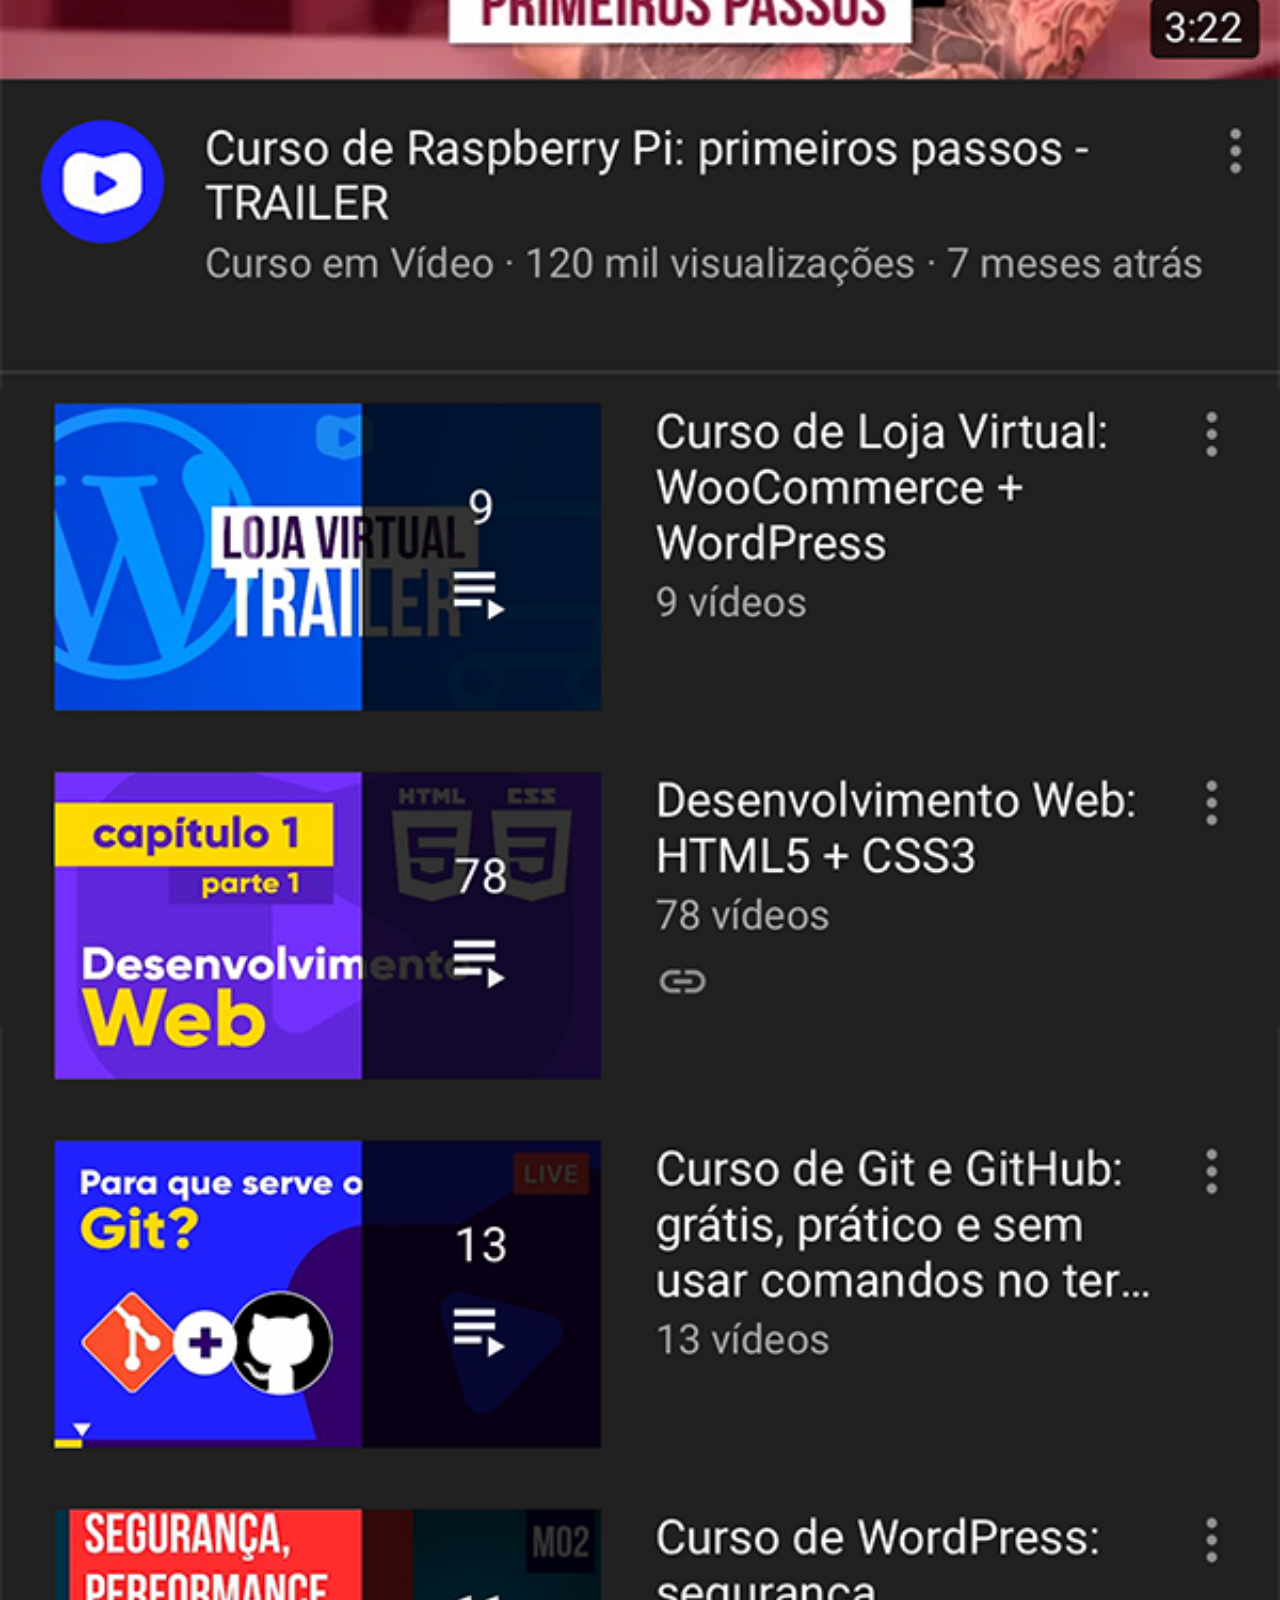
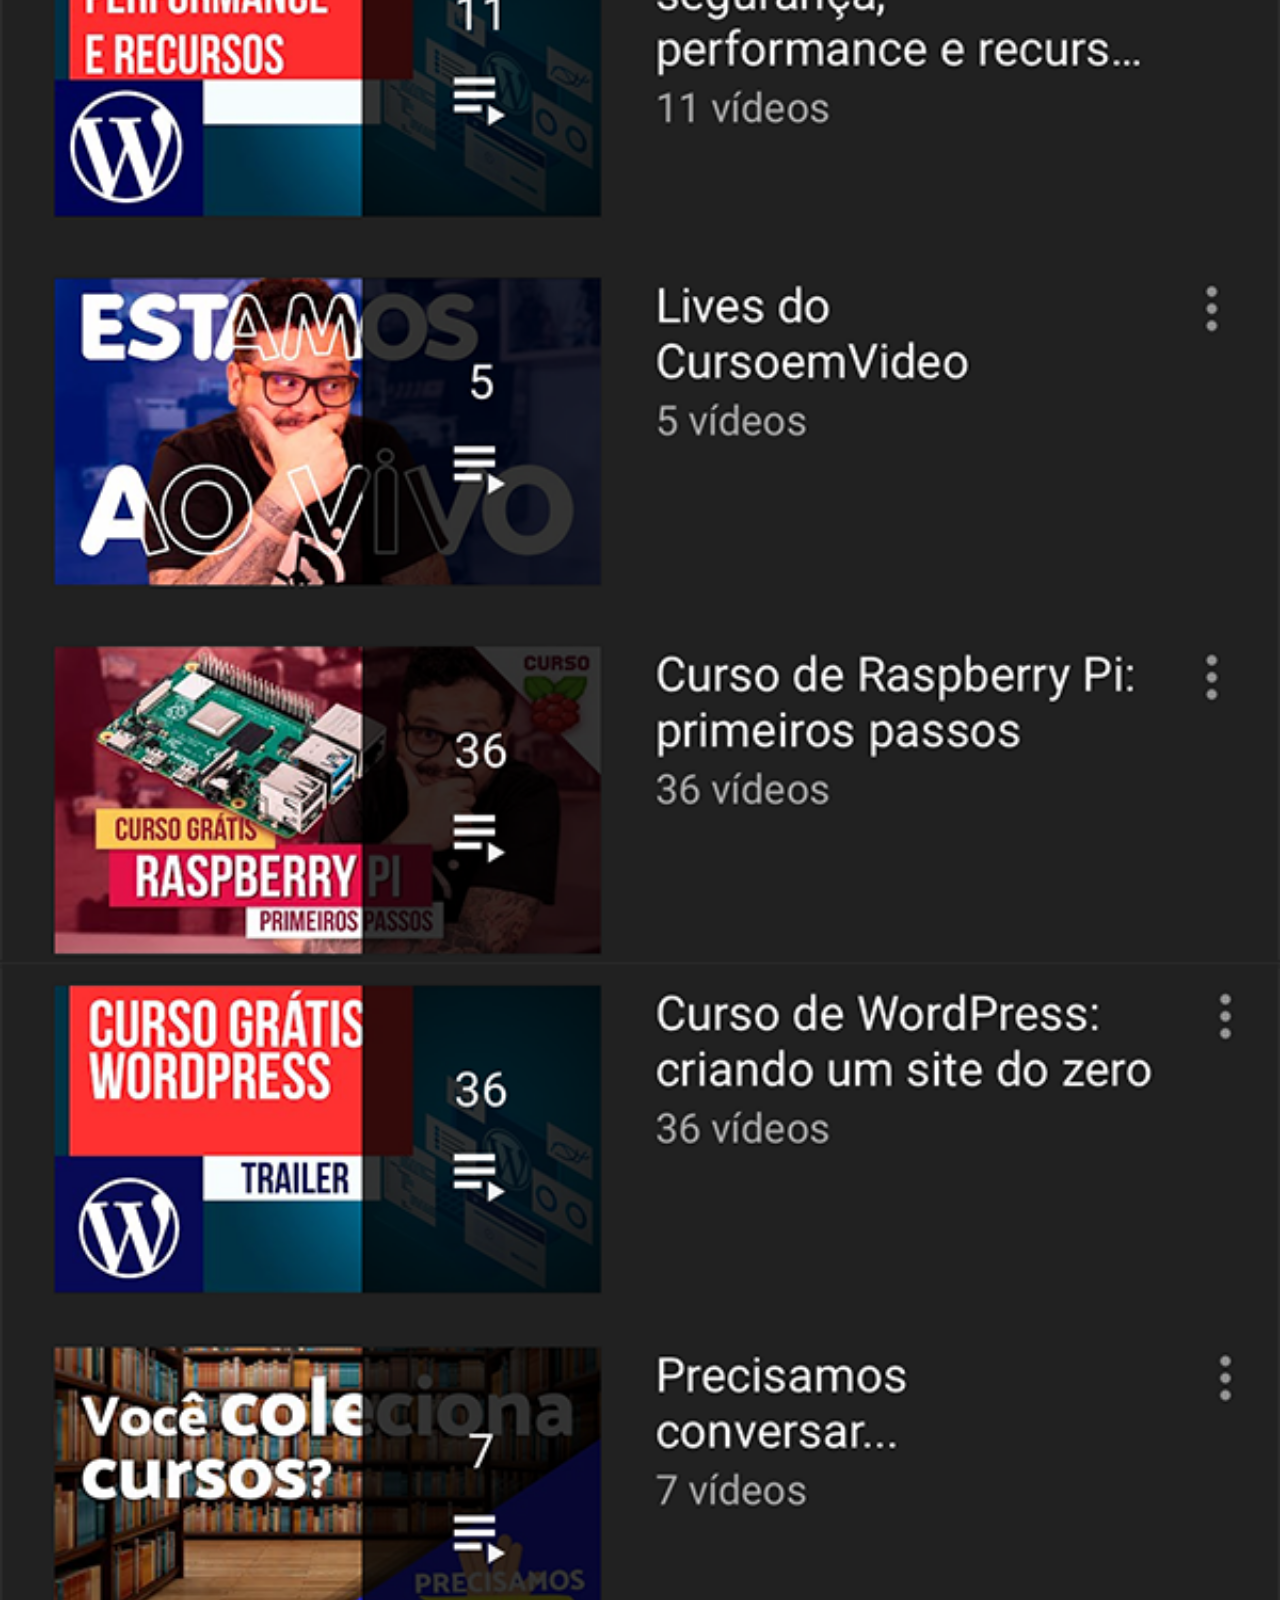
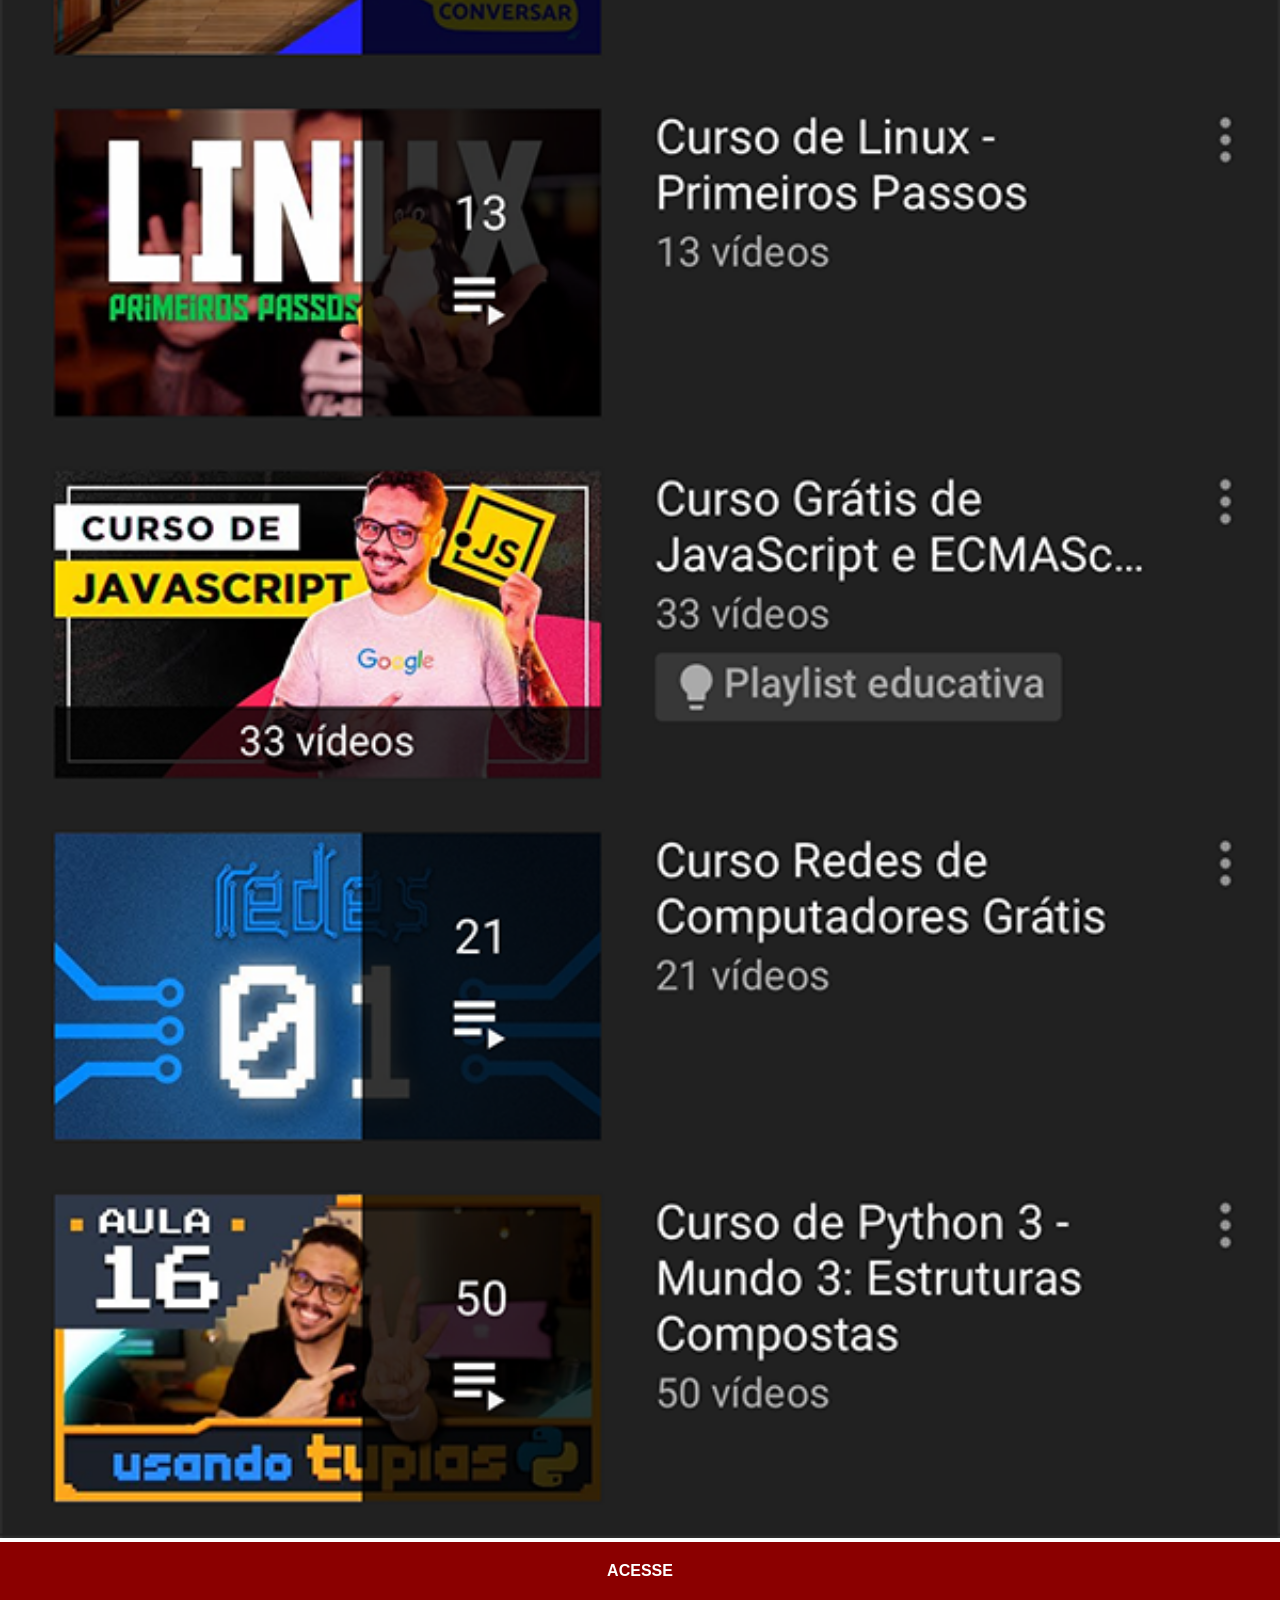
<file: youtube.html>
<!DOCTYPE html>
<html lang="pr-br">
<head>
    <meta charset="UTF-8">
    <meta name="viewport" content="width=device-width, initial-scale=1.0">
    <title>Youtube</title>
    <link rel="stylesheet" href="estilos/social.css">
</head>
<body>
    <img src="imagens/tela-youtube.png" alt="">
    <a href="https://www.youtube.com/@cursoemvideo" target="_blank">ACESSE</a>
</body>
</html>
</file>
<file: estilos/style.css>
@charset "UTF-8";

*{
    margin: 0px;
    padding: 0px;
}

html, body{
    height: 100vh;
    width: 100vw;
    background-color: rgb(2, 2, 2);
}

main{
    height: 100vh;
    position: relative;
    
}

body {
    background: url(../imagens/fundo-madeira.jpg) no-repeat;
    background-size: cover;
    background-attachment: fixed;
}

section#telefone {
    position: absolute;
    top: 50%;
    left: 50%;
    transform: translate(-50%, -50%);
    height: 627px;
    width: 311px;
   
    background:  url(../imagens/frame-iphone.png) no-repeat;  
}

iframe#tela {
    position: relative;
    top:80px;
    left: 22px;
    width: 269px;
    height: 471px;
}
section#redes-sociais{
    text-align: right;
}

section#redes-sociais img {
    width: 50px;    
    margin: 10px;
    border-radius: 50%;
    box-shadow: 2px 2px 5px rgba(0, 0, 0, 0.406);
    box-sizing: border-box;
}

section#redes-sociais img:hover {
    border: 2px solid rgba(255, 255, 255, 0.636);
    transform: translate(-3px -3px);
    box-shadow: 5px 5px 10px rgba(0, 0, 0, 0.623);
    transition: transform .3s, border .10s
}
</file>
<file: estilos/social.css>
@charset "UTF-8";

    *{
        margin: 0px;
        padding: 0px;
        font-family: Arial, Helvetica, sans-serif;
    }

    ::-webkit-scrollba{
        width: 0px;
        height: 0px;
    }


    img{
        width: 100vw;
    }

    a {
        display: block;
        background-color: darkred;
        padding: 20px;
        text-align: center;
        font-weight: bolder;
        color: white;
        text-decoration: none;
    }
    a:hover{
        background-color: red    }
</file>
